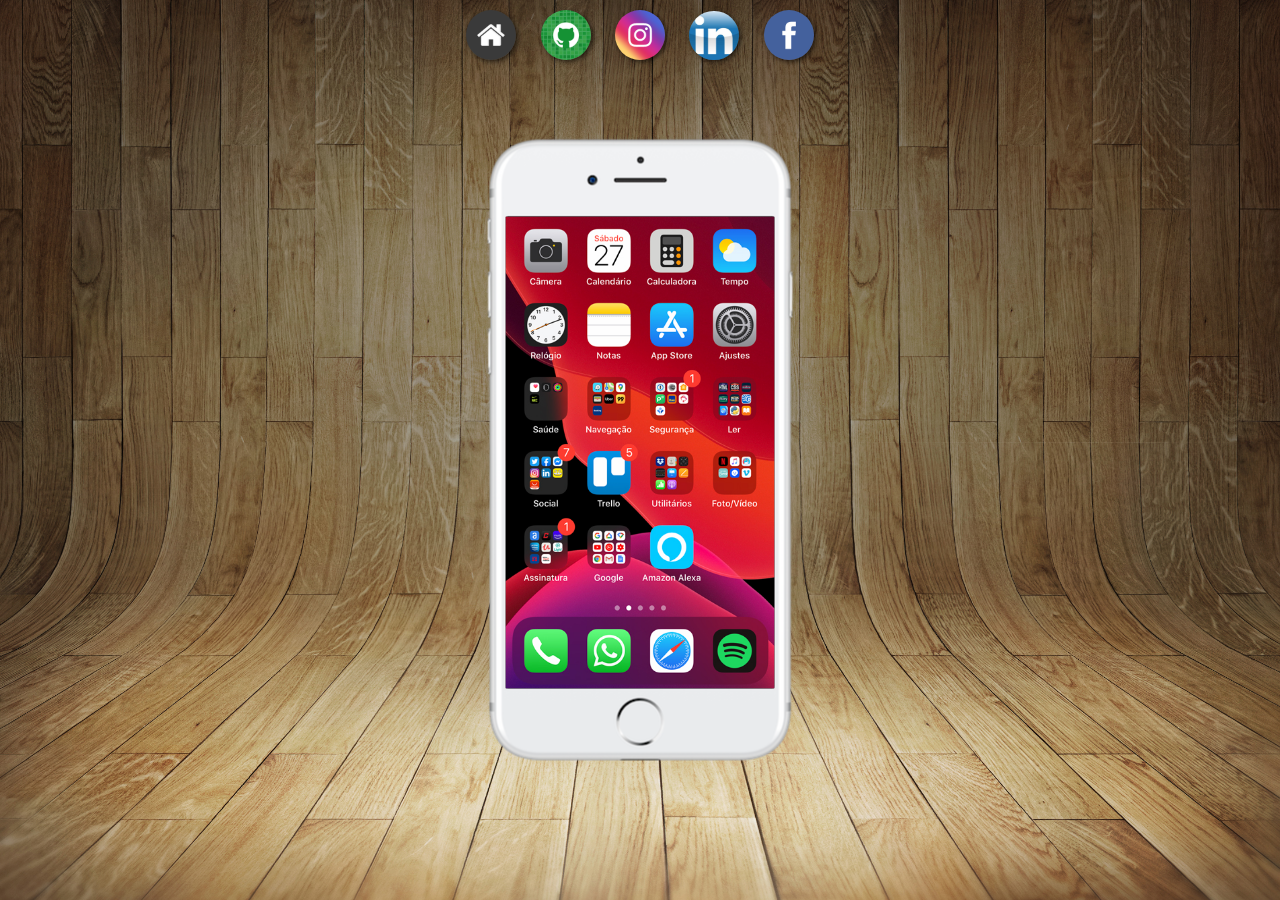
<file: index.html>
<!DOCTYPE html>
<html lang="pt-br">

<head>
    <meta charset="UTF-8">
    <meta name="viewport" content="width=device-width, initial-scale=1.0">
    <link rel="shortcut icon" href="sol.ico" type="image/x-icon">
    <link rel="stylesheet" href="estilos/style.css">
    <title>Projeto Redes Sociais</title>
</head>

<body>
     <!-- o fundo madeira é o main -->
    <main>
        <!-- Section do telefone -->
        <section id="telefone">
            <iframe src="home.html" name="tela" id="tela" frameborder="0">
                Seu navegador não é compatível com isso.
            </iframe>
        </section>
        <!-- Section dos botões das redes sociais -->
        <section id="redes-sociais">
            <a href="home.html" target="tela"><img src="imagens/logo-home.jpg" alt="Home"></a>
            <a href="github.html" target="tela"><img src="imagens/logo-github.jpg" alt="GitHub"></a>
            <a href="intagram.html" target="tela"><img src="imagens/logo-instagram.jpg" alt="Instagram"></a>
            <a href="linkedin.html" target="tela"><img src="imagens/logo-linkedin.jpg" alt="Linkedin"></a>
            <a href="facebook.html" target="tela"><img src="imagens/logo-facebook.jpg" alt="Facebook"></a>
        </section>
    </main>
</body>

</html>
</file>
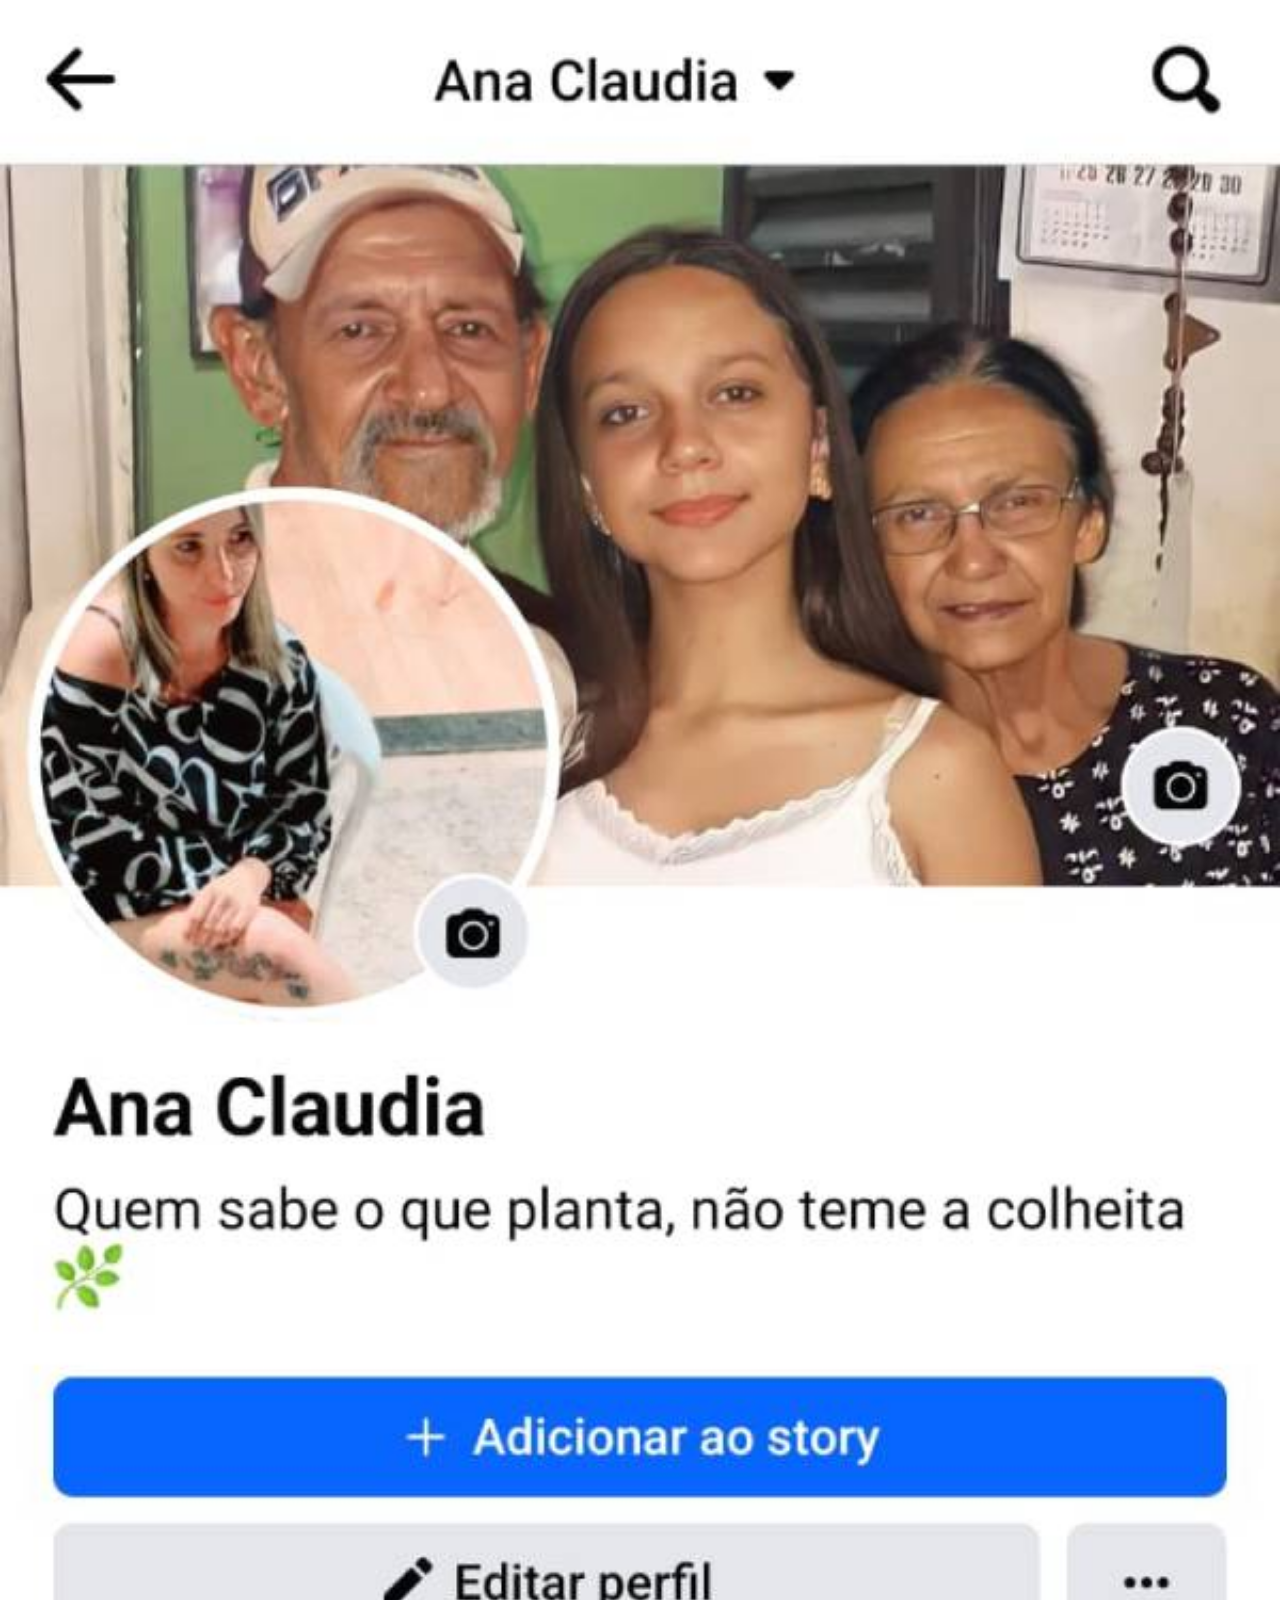
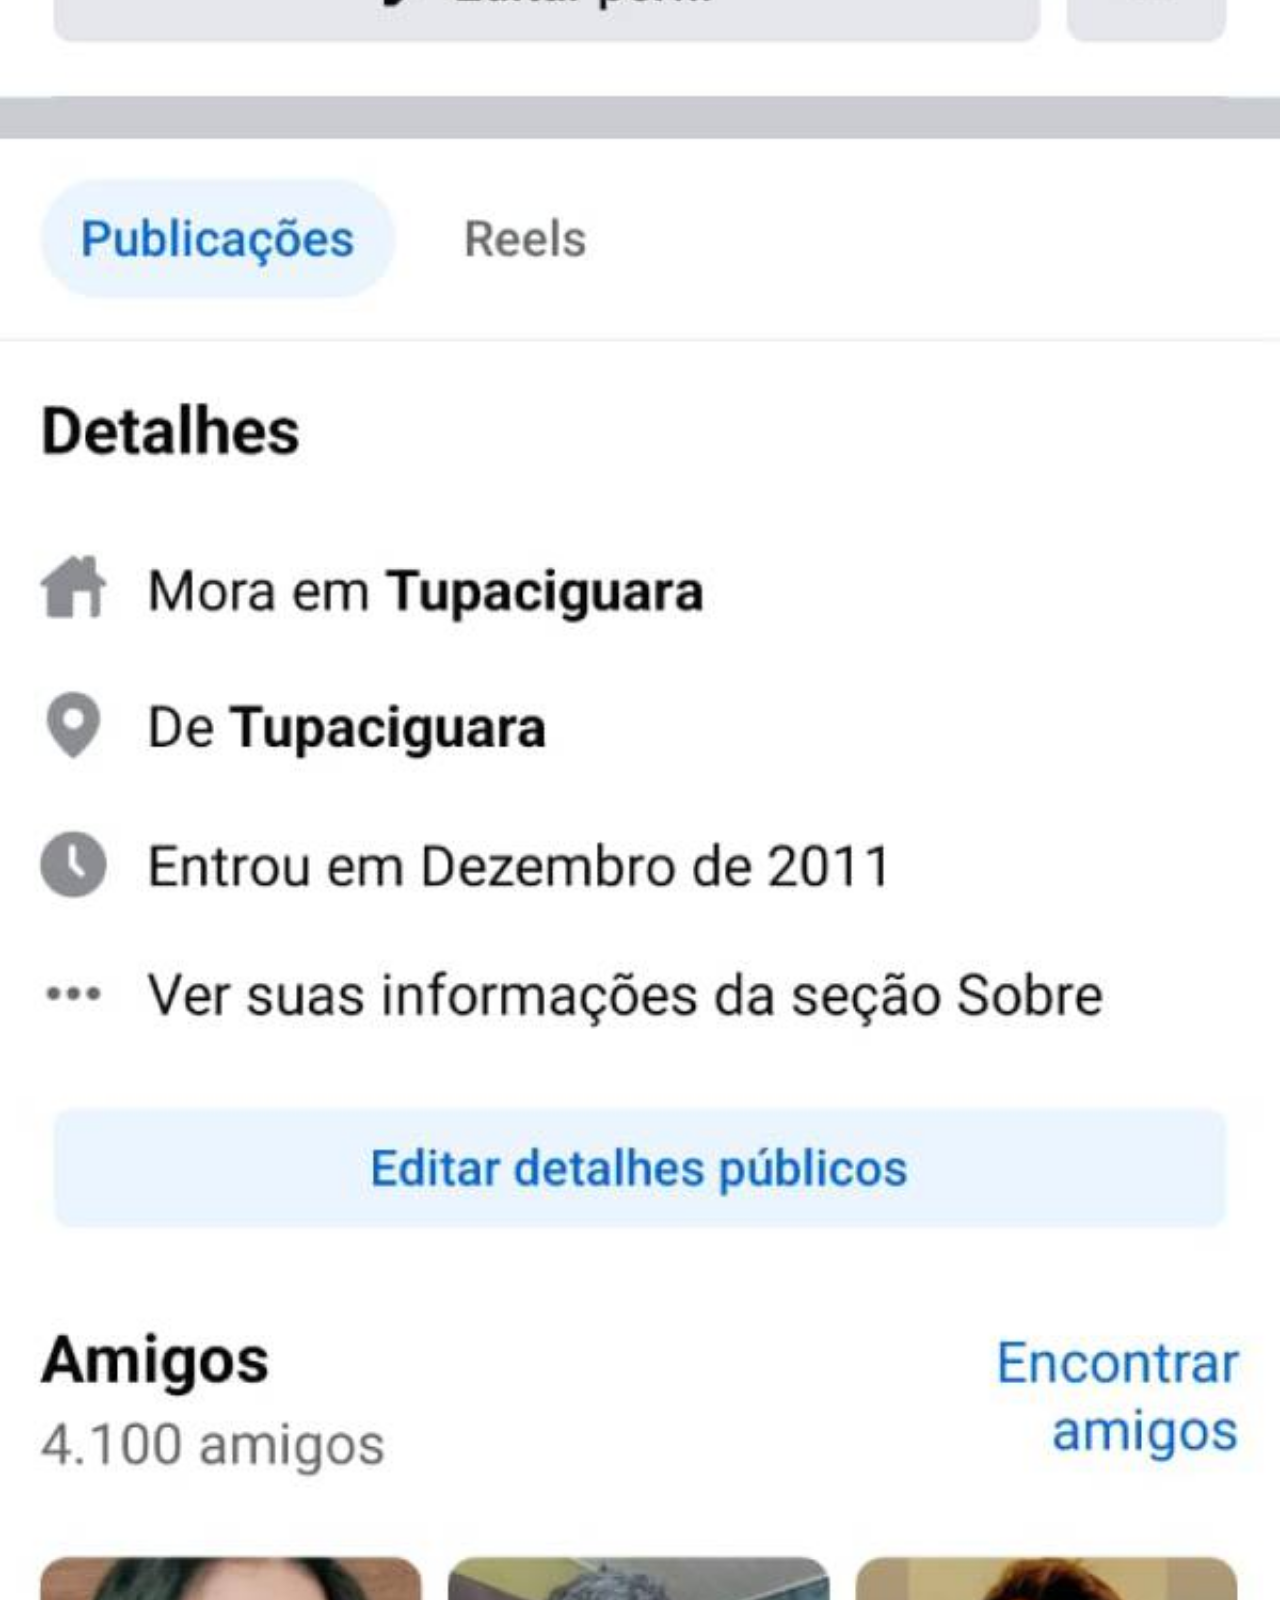
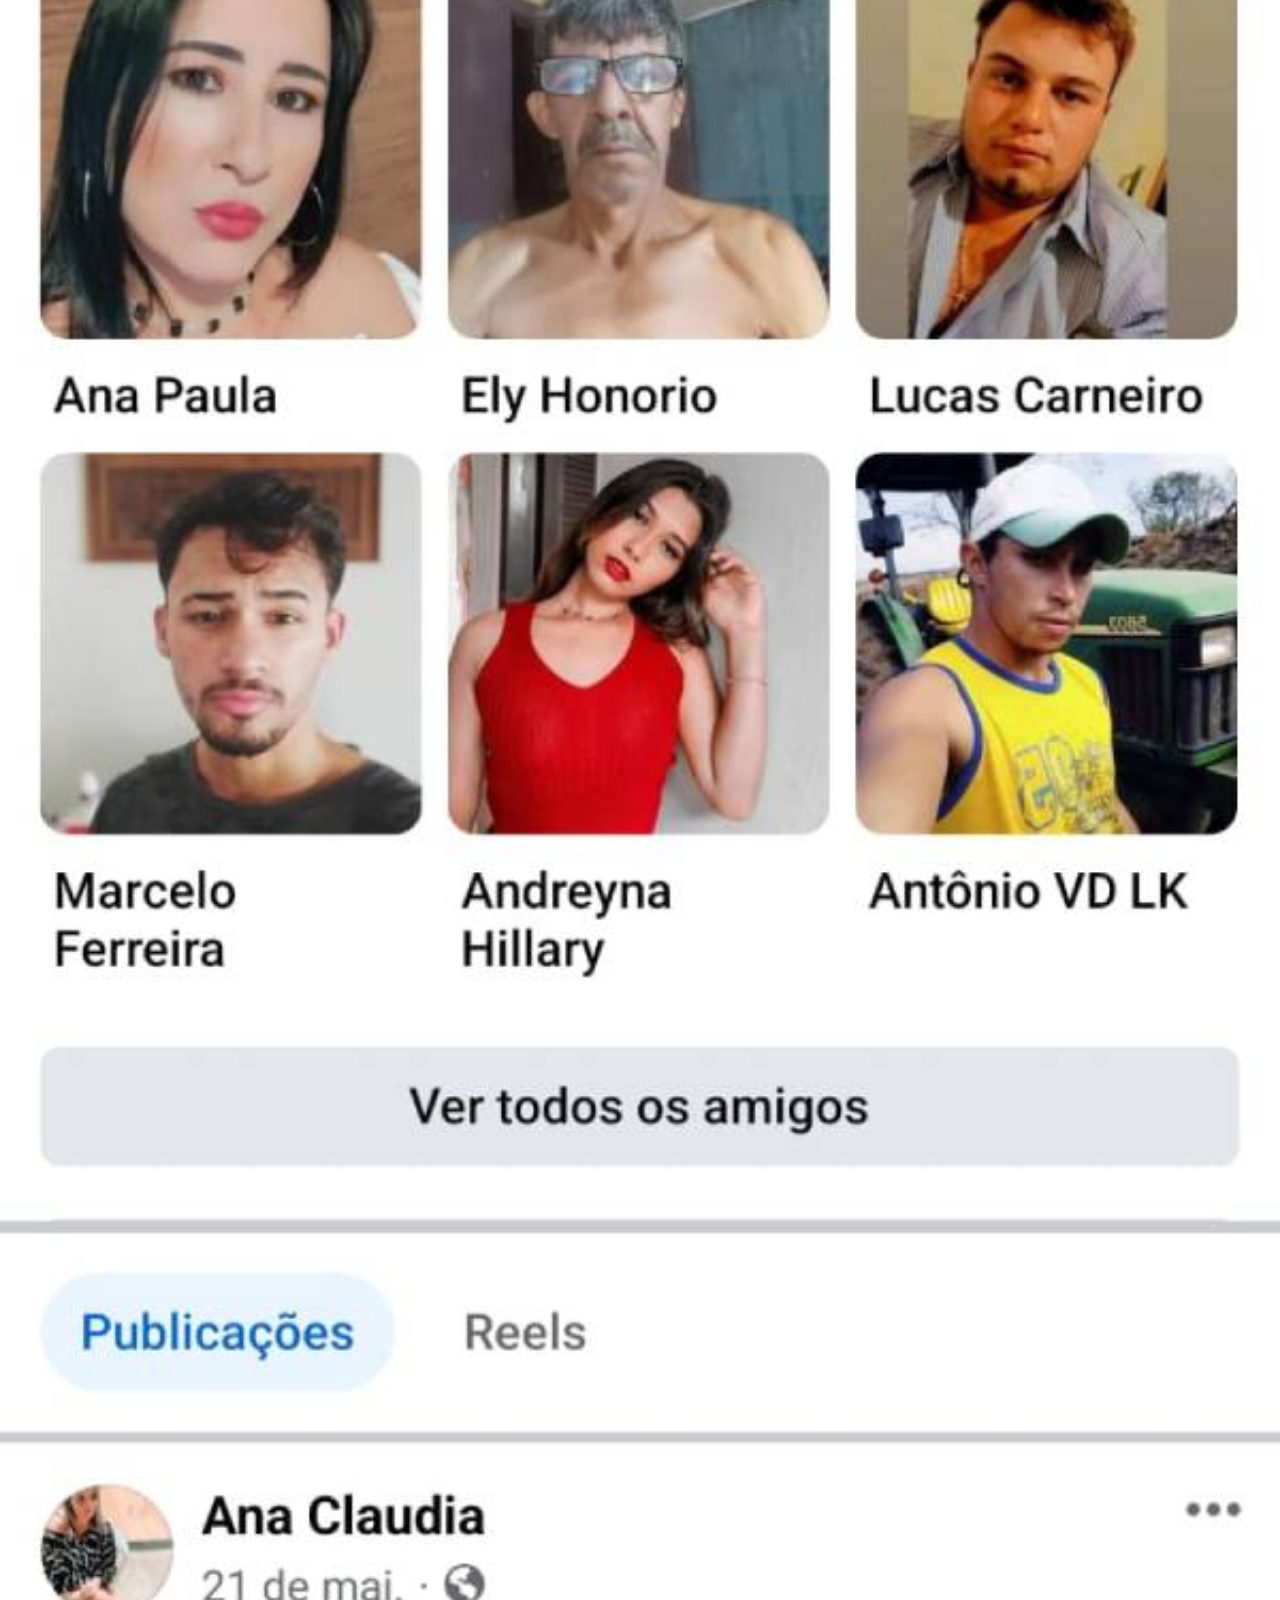
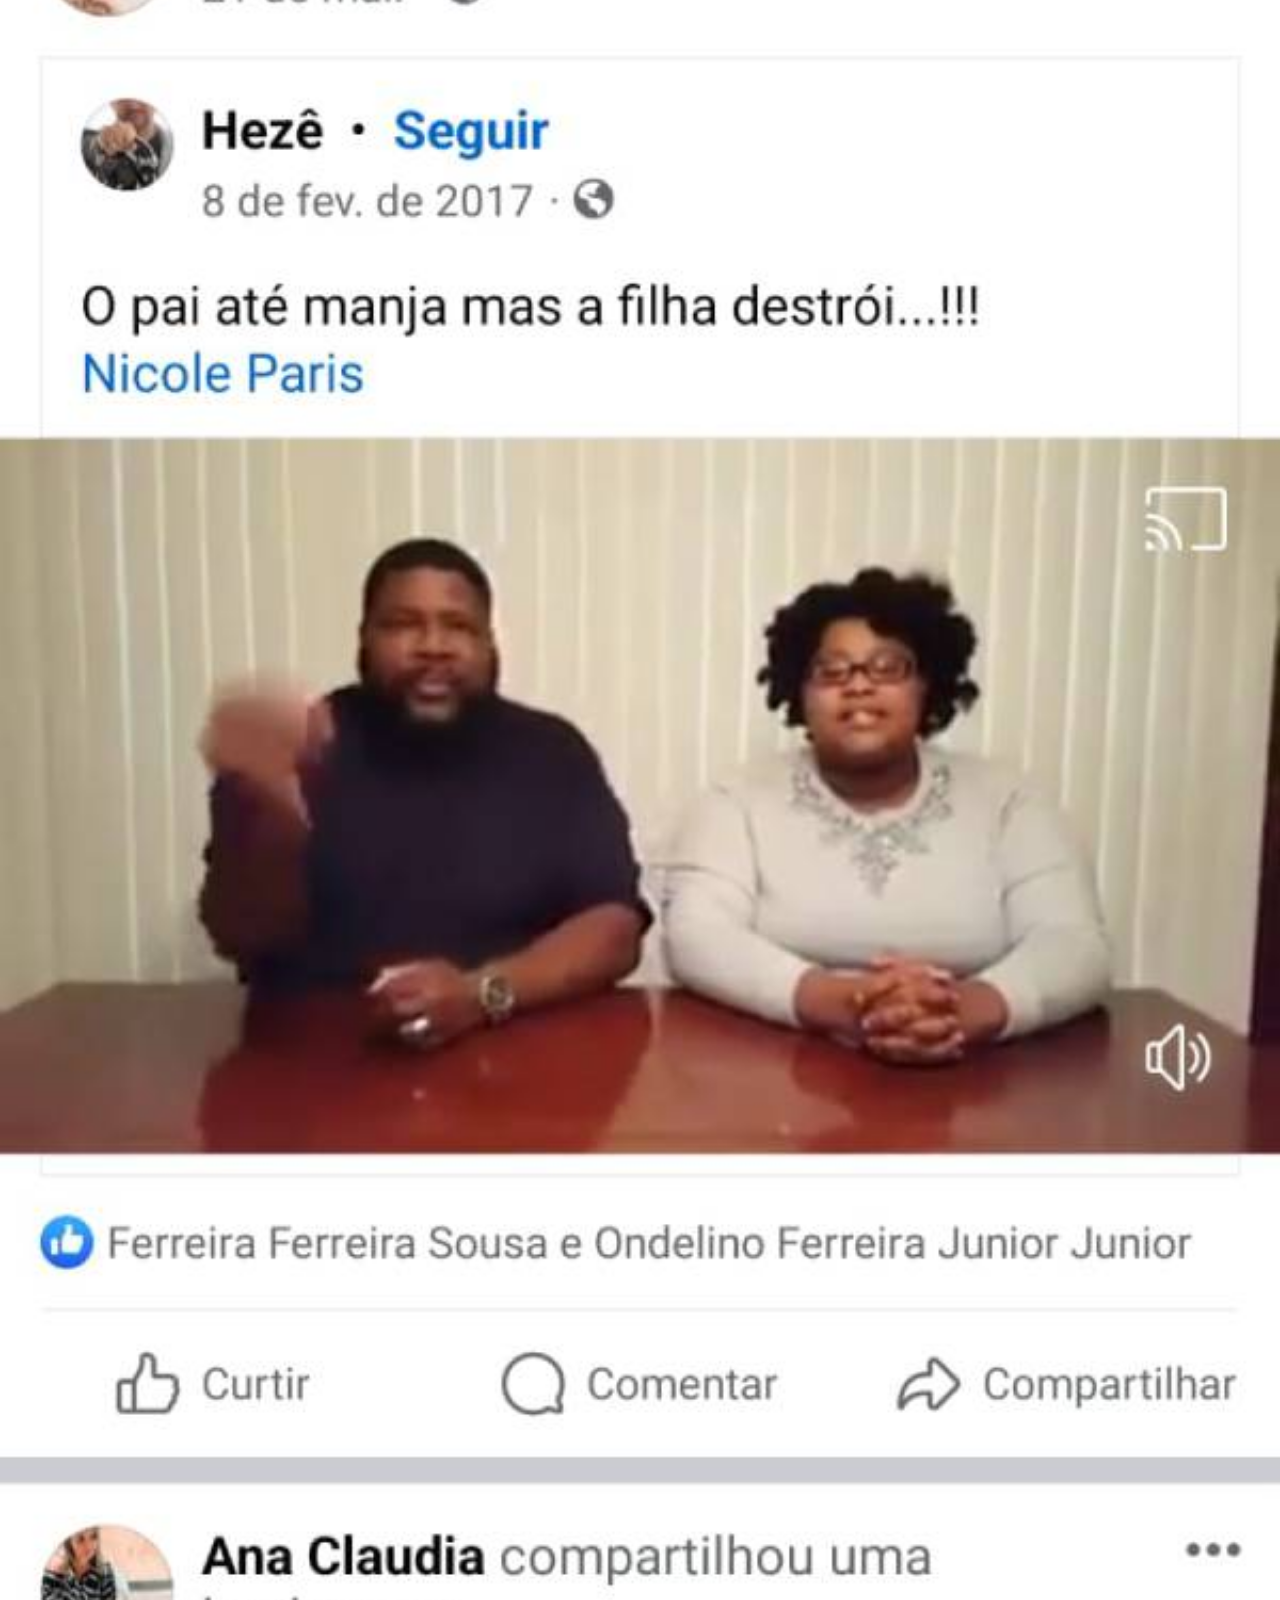
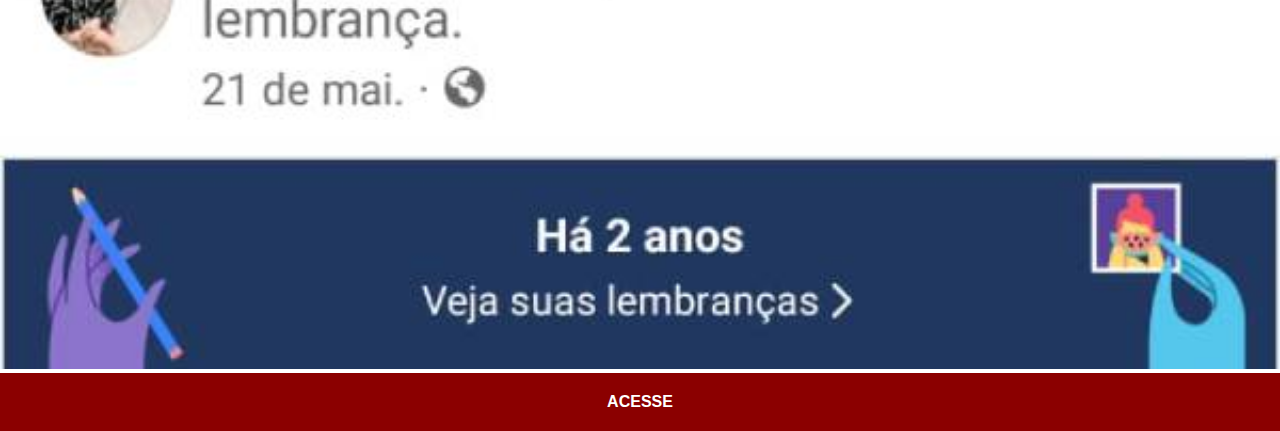
<file: facebook.html>
<!DOCTYPE html>
<html lang="pt-br">
<head>
    <meta charset="UTF-8">
    <meta name="viewport" content="width=device-width, initial-scale=1.0">
    <title>Facebook</title>
    <link rel="stylesheet" href="estilos/social.css">
</head>
<body>
    <img src="imagens/tela-facebook.jpg" alt="Facebook">
    <a href="https://www.facebook.com/profile.php?id=100003300755067&mibextid=cejktS" target="_blank">ACESSE</a>
</body>
</html>
</file>
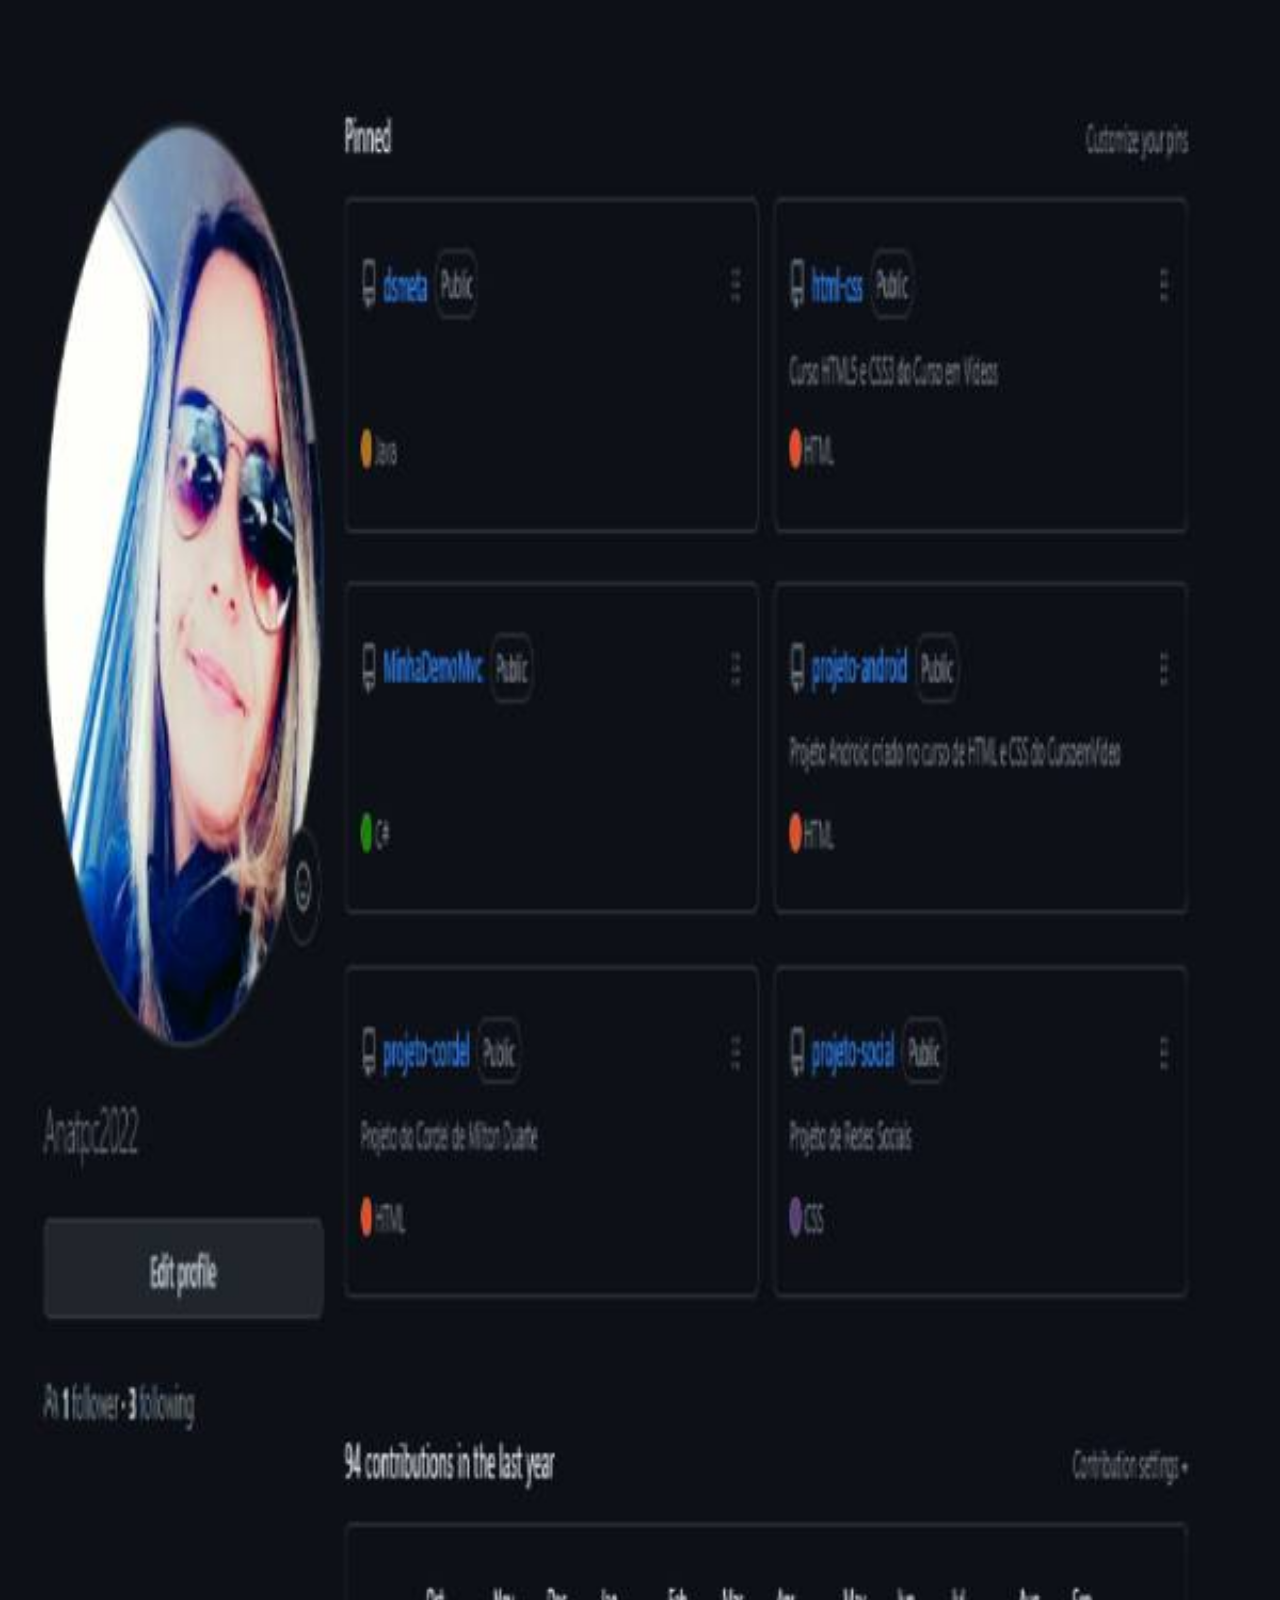
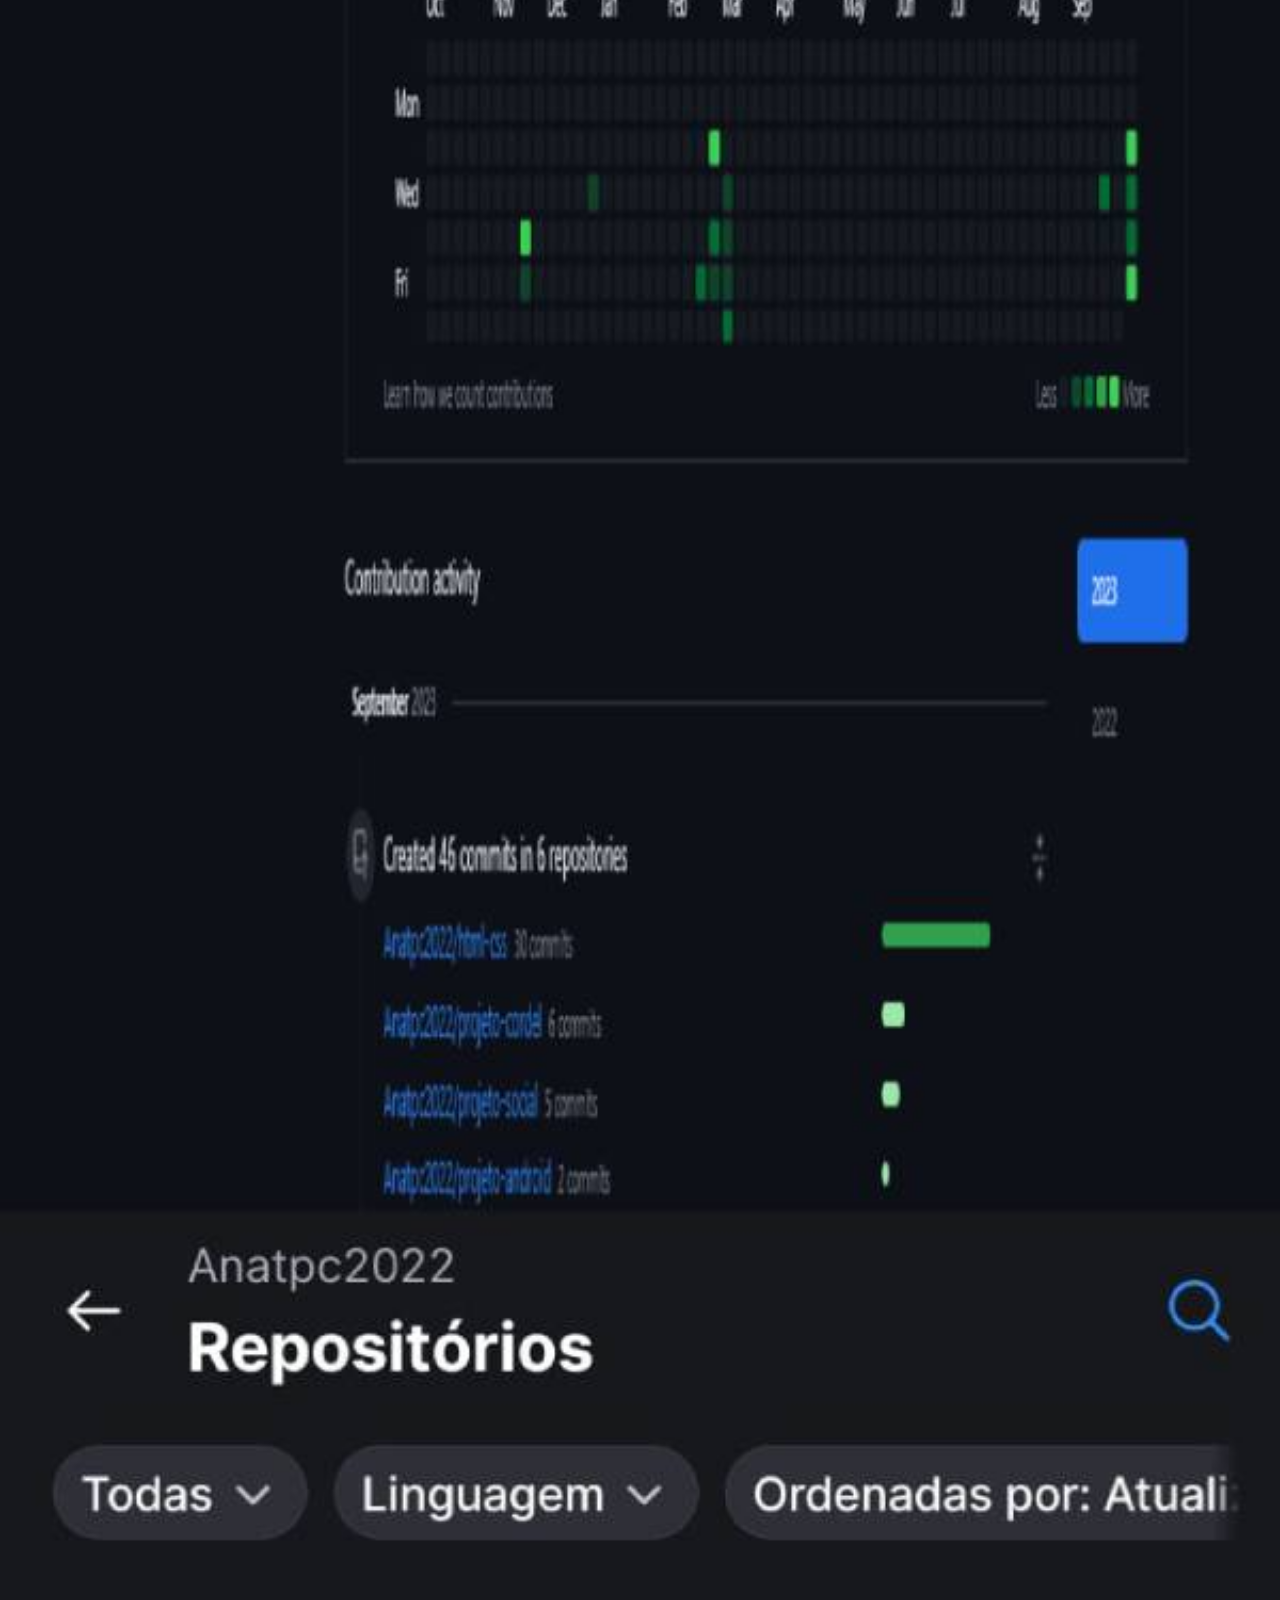
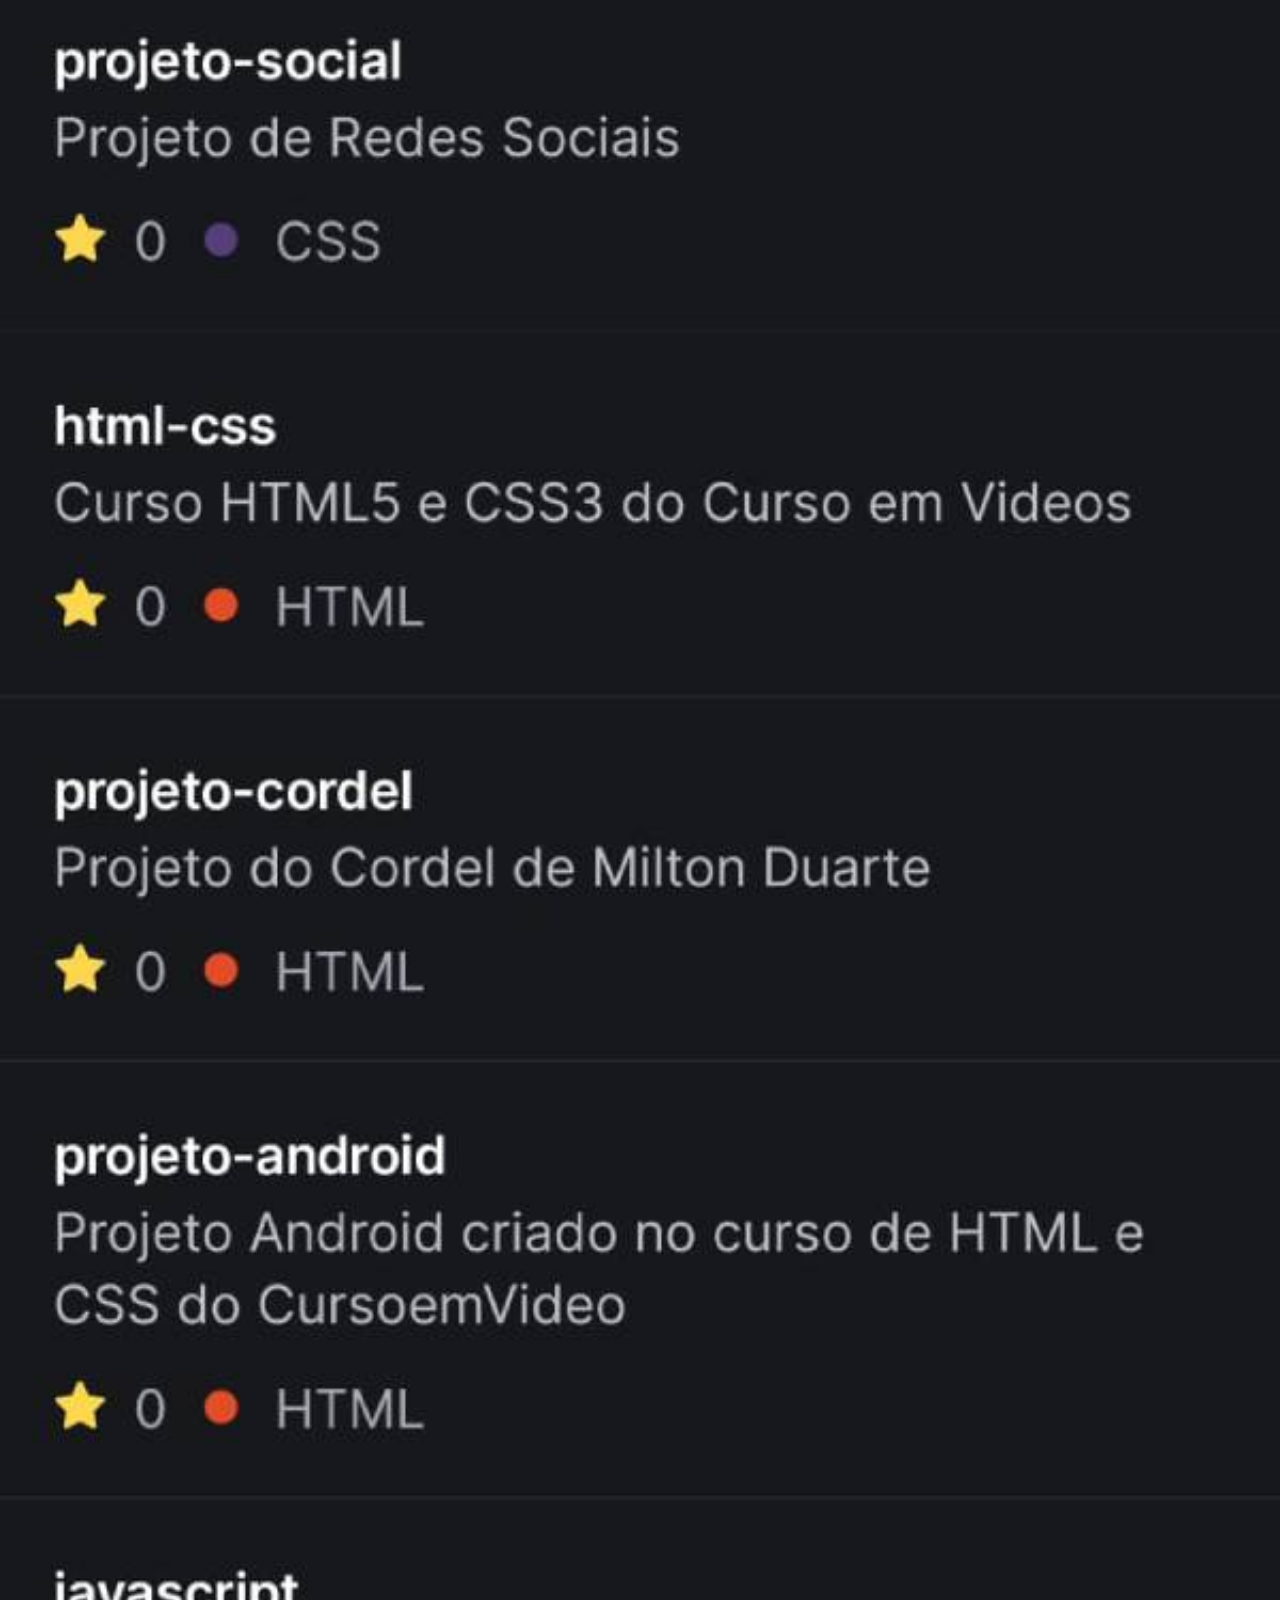
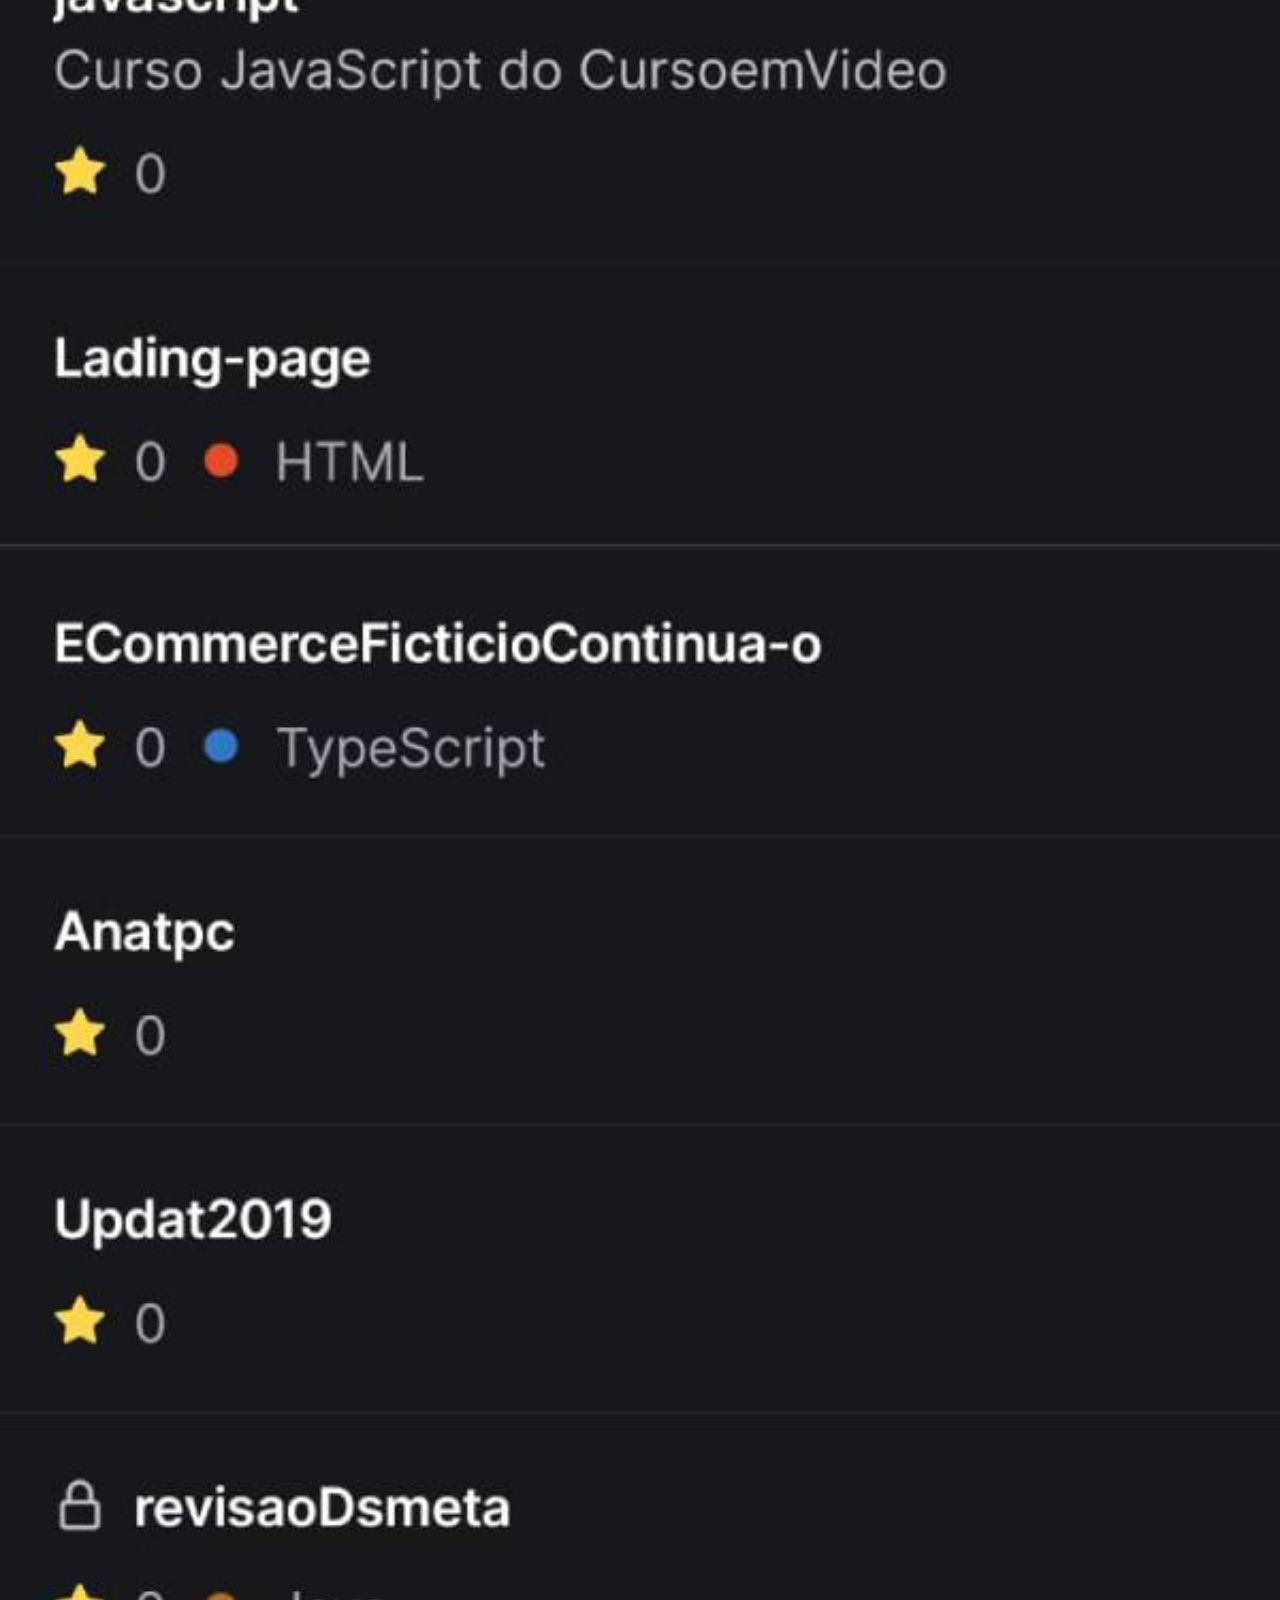
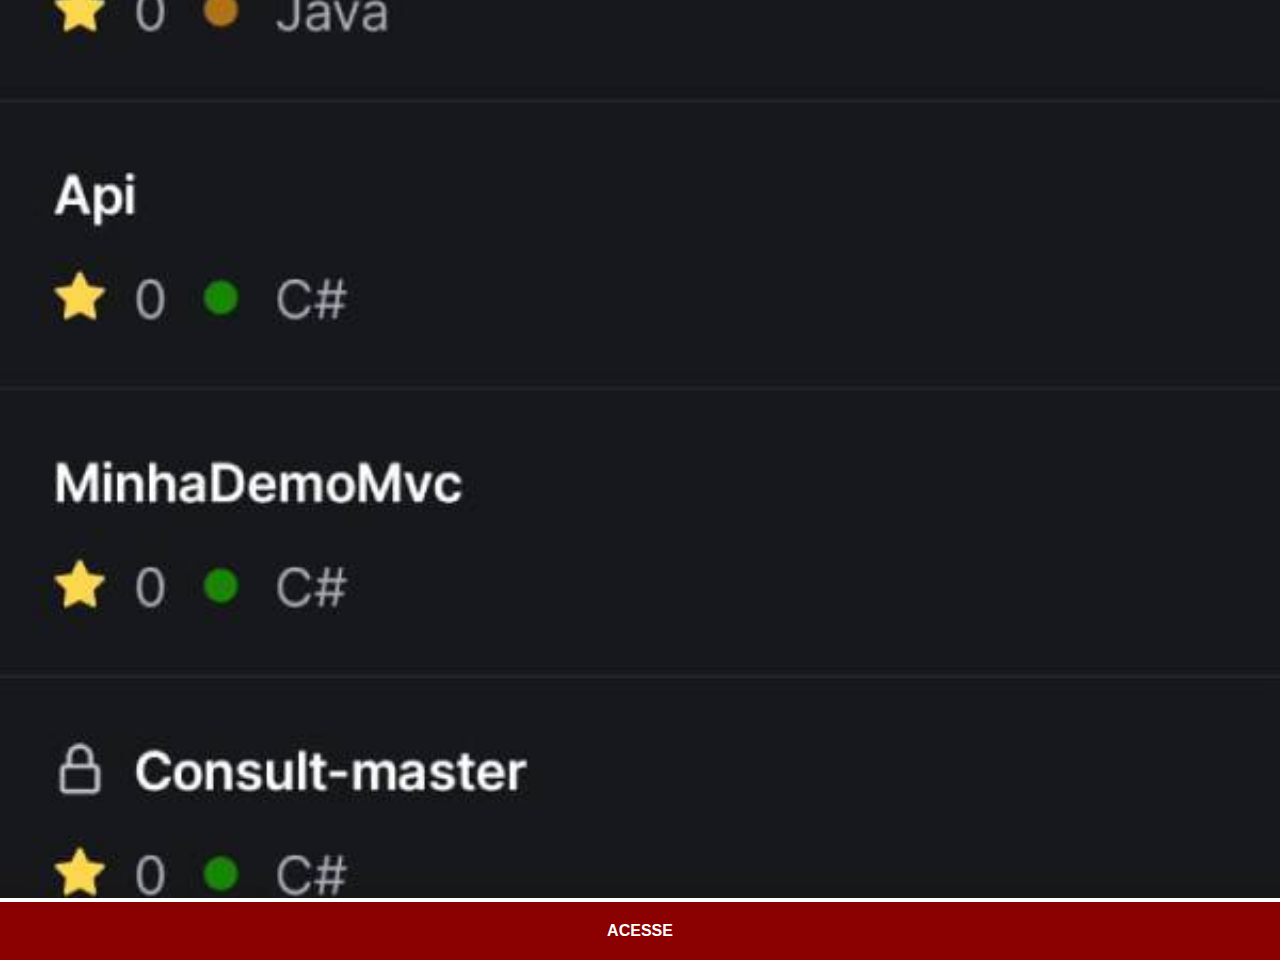
<file: github.html>
<!DOCTYPE html>
<html lang="pt-br">
<head>
    <meta charset="UTF-8">
    <meta name="viewport" content="width=device-width, initial-scale=1.0">
    <title>YouTube</title>
    <link rel="stylesheet" href="estilos/social.css">
</head>
<body>
    <img src="imagens/tela-github.jpg" alt="Github">
    <a href="https://github.com/Anatpc2022" target="_blank">ACESSE</a>
</body>
</html>
</file>
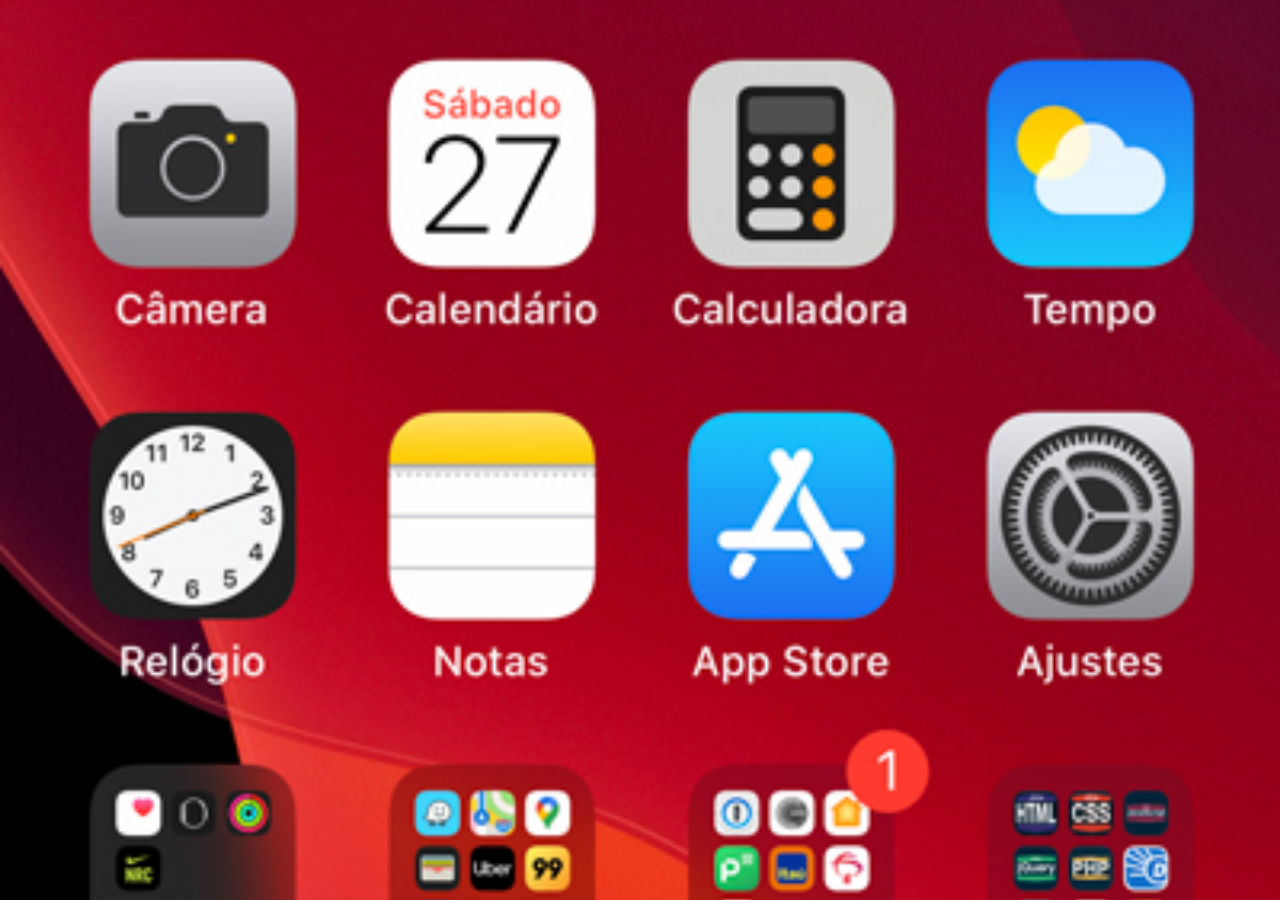
<file: home.html>
<!DOCTYPE html>
<html lang="pt-br">
<head>
    <meta charset="UTF-8">
    <meta name="viewport" content="width=device-width, initial-scale=1.0">
    <title>Home</title>
</head>
<style>
    /*seletor universal  */
    * {
        margin: 0px;
        padding: 0px;
    }
    body {
        height: 100vh;
        width: 100vw;
        /* Colocando a imagem de fundo, não repetir  apartir do topo e centralizado*/
        background: black url('imagens/tela-home.jpg') no-repeat top center;
        /* para a imagem adptar o tamanho da tela configurada */
        background-size: cover;
    }
</style>
<body>
    
</body>
</html>
</file>
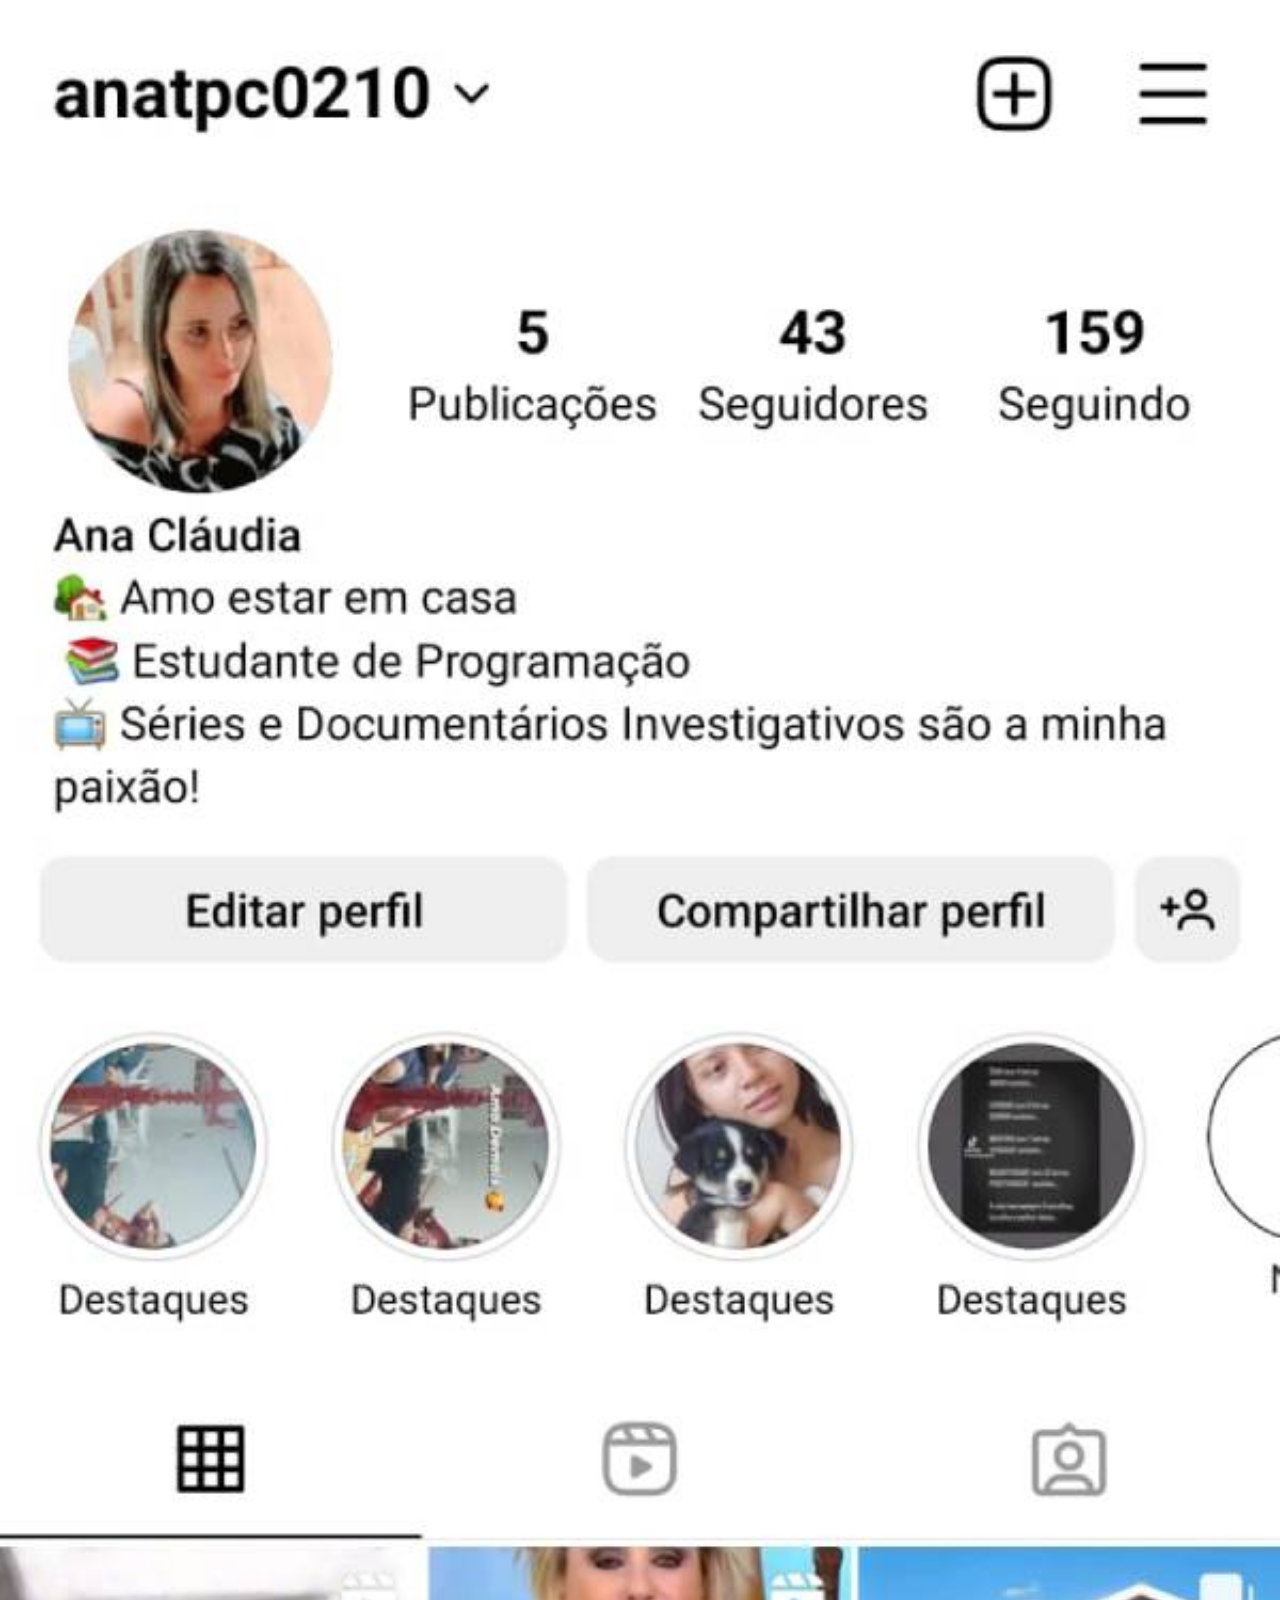
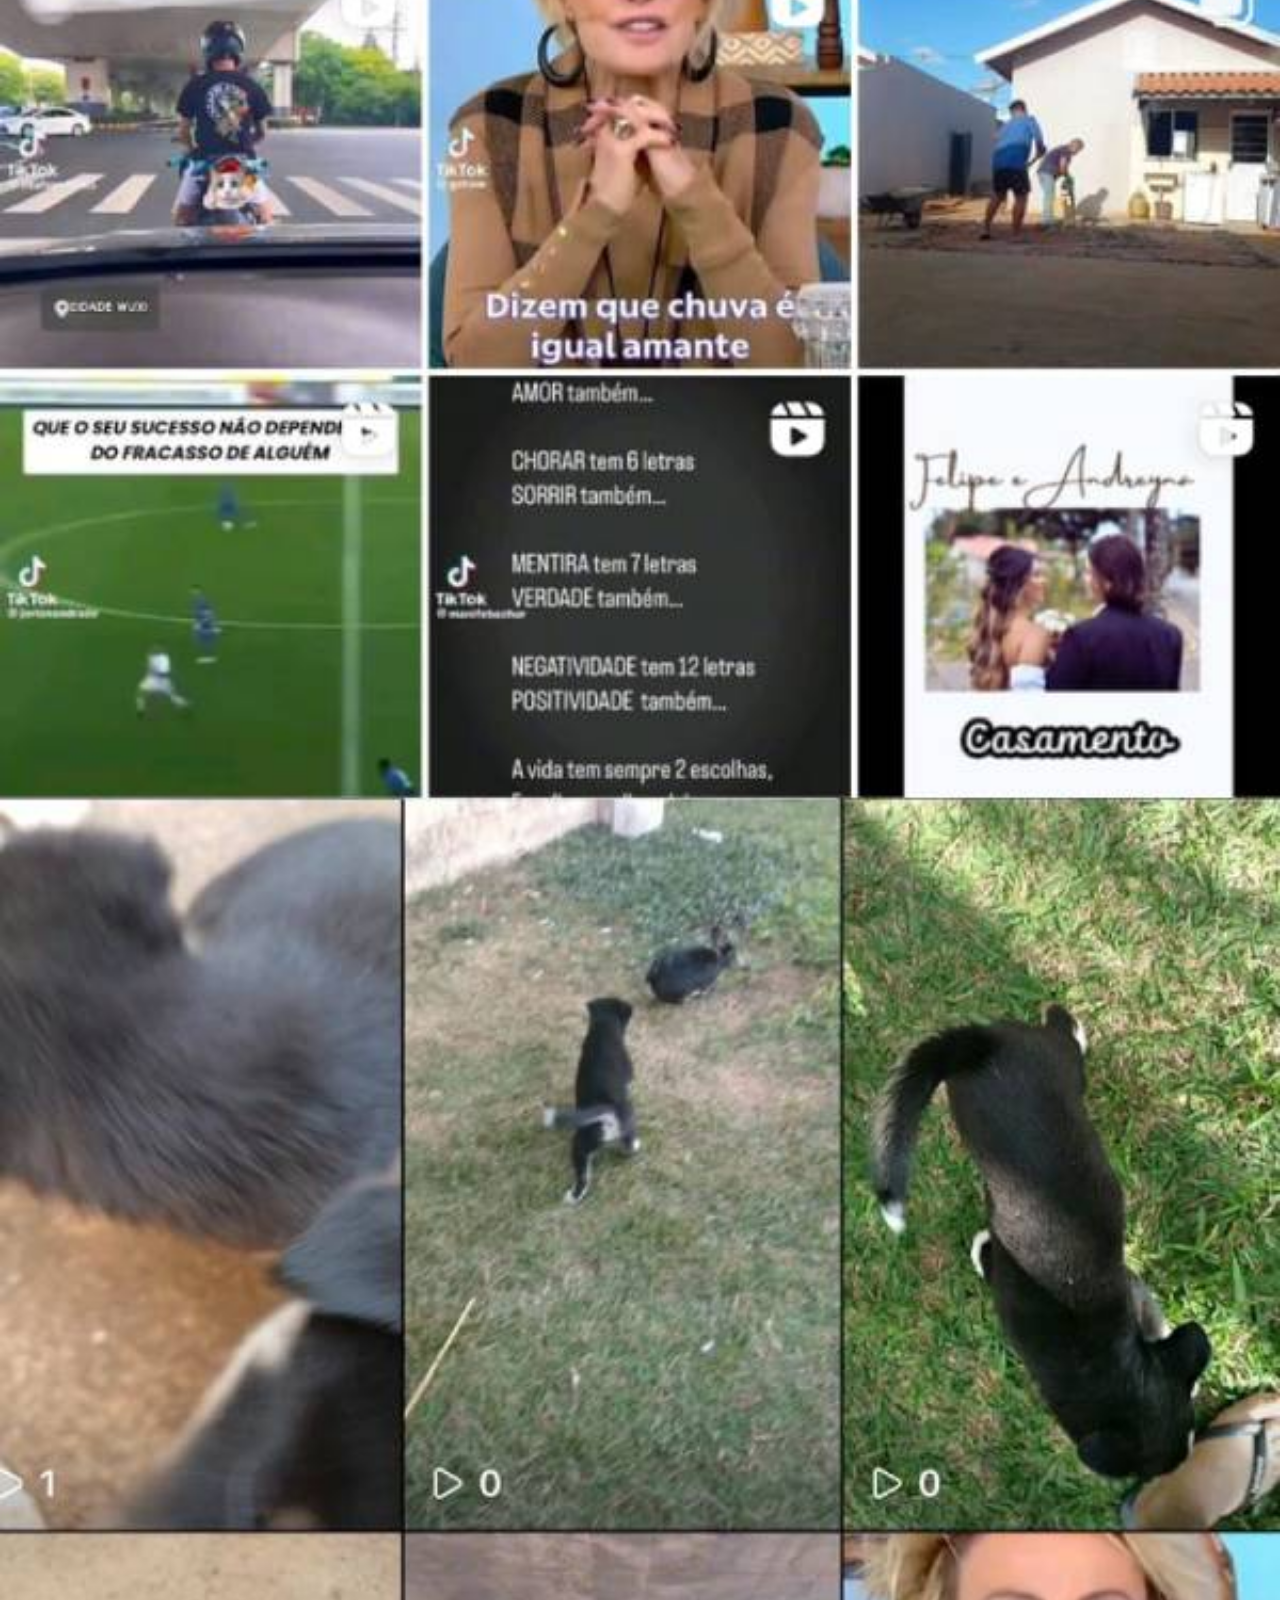
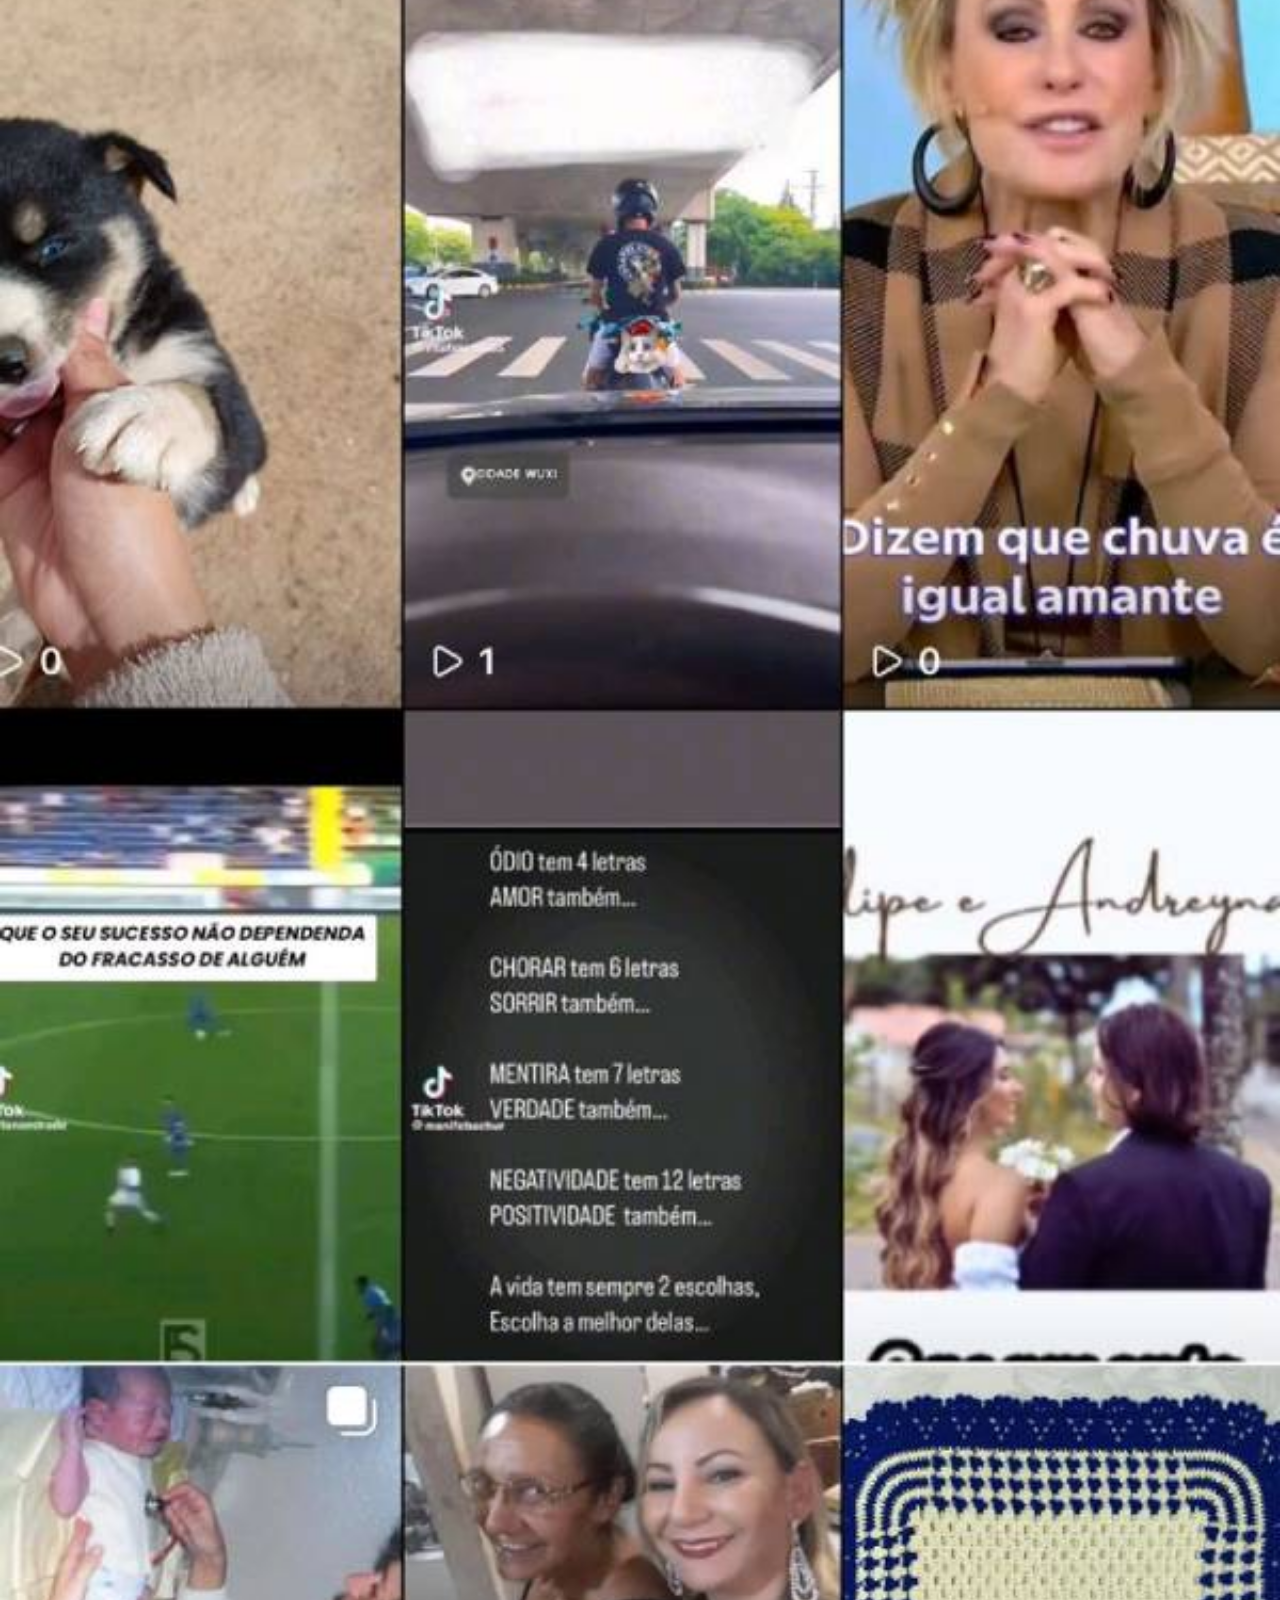
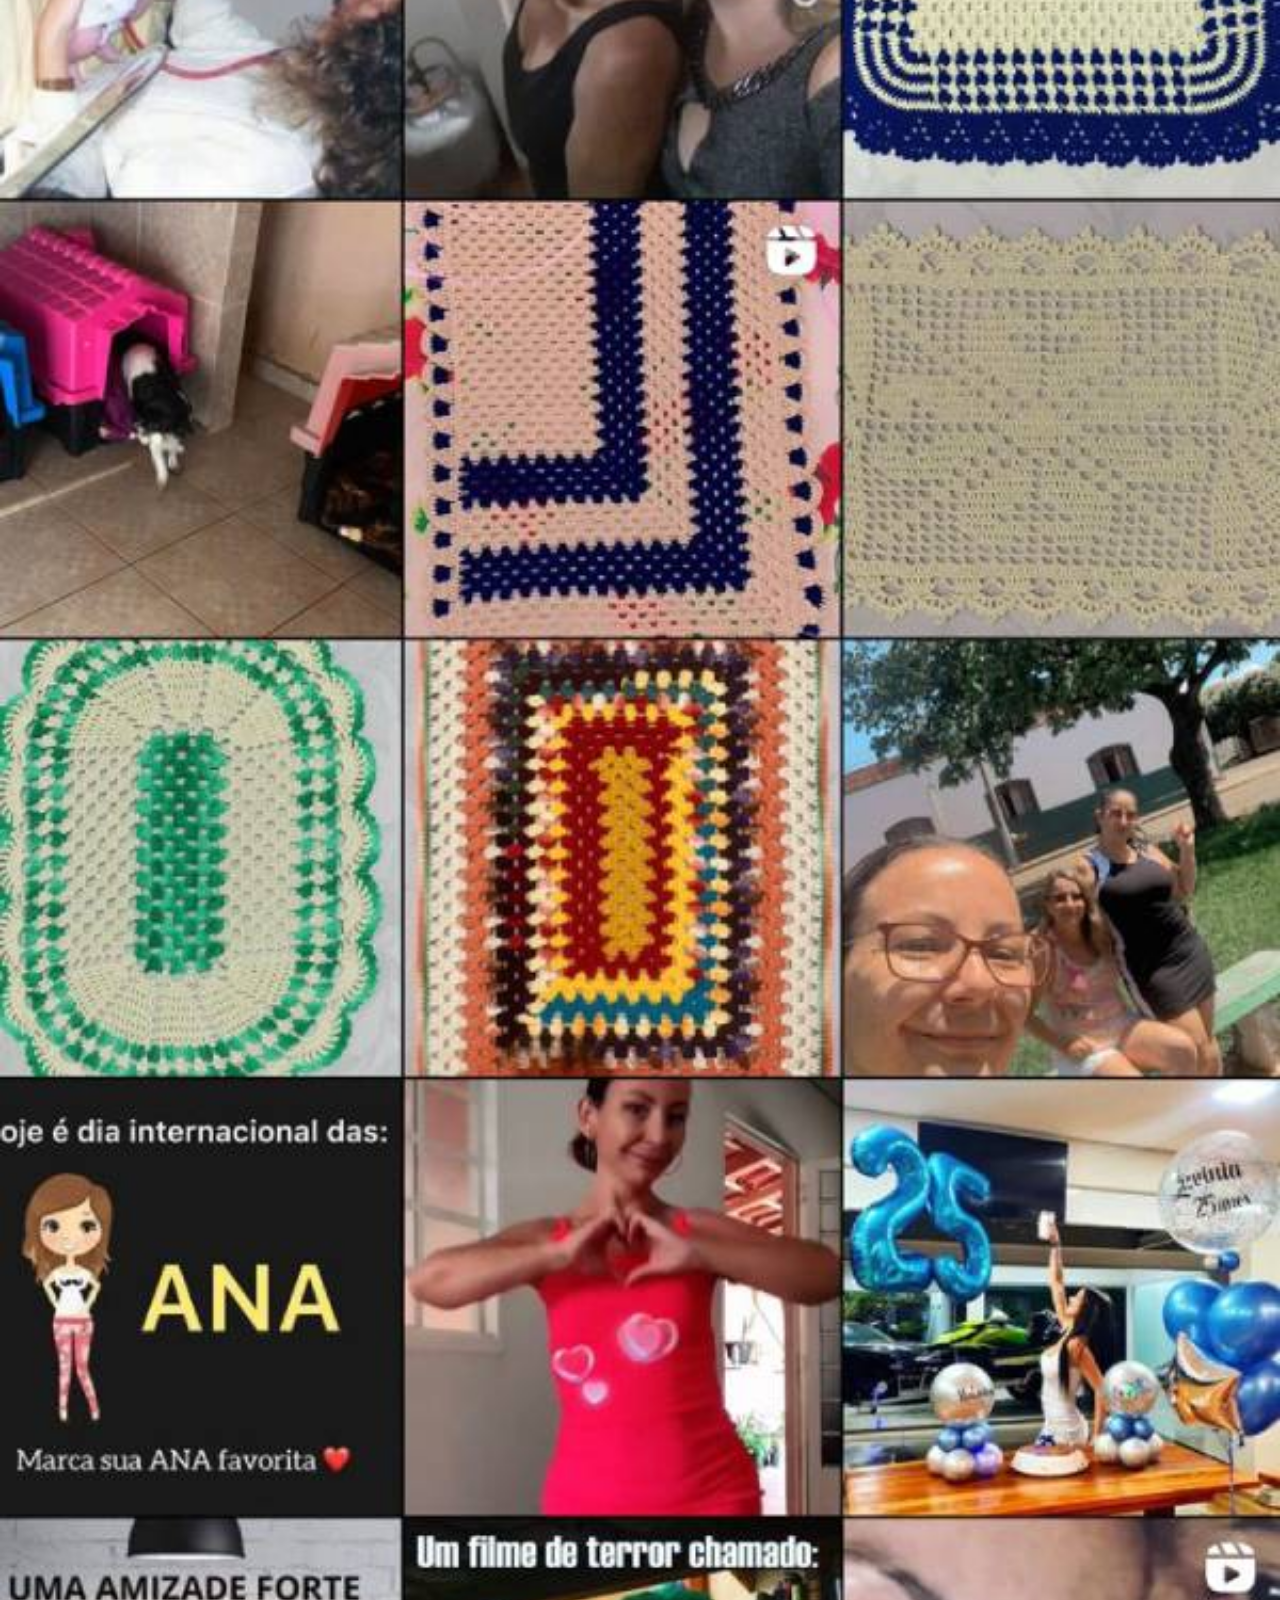
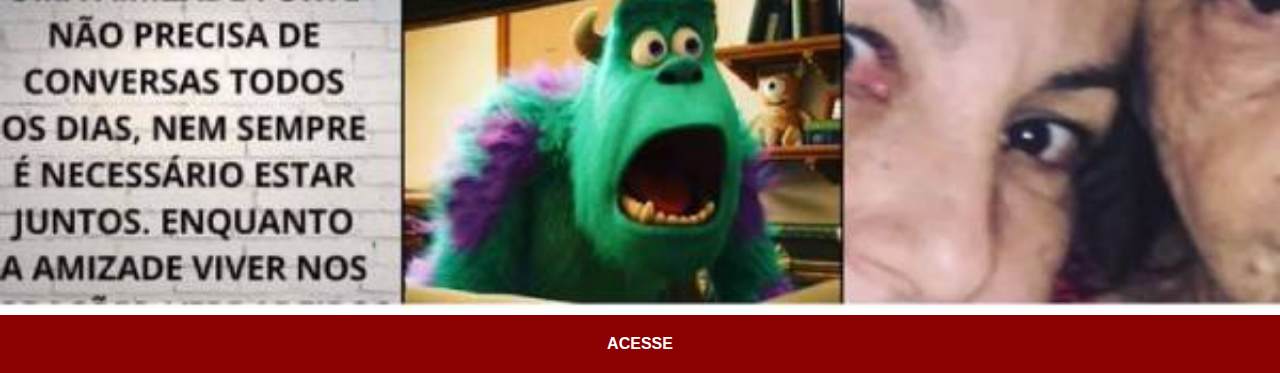
<file: intagram.html>
<!DOCTYPE html>
<html lang="pt-br">
<head>
    <meta charset="UTF-8">
    <meta name="viewport" content="width=device-width, initial-scale=1.0">
    <title>Instagram</title>
    <link rel="stylesheet" href="estilos/social.css">
</head>
<body>
    <img src="imagens/tela-instagram.jpg" alt="Instagram">
    <a href="https://instagram.com/anatpc0210?utm_source=qr&igshid=MThlNWY1MzQwNA==" target="_blank">ACESSE</a>
</body>
</html>
</file>
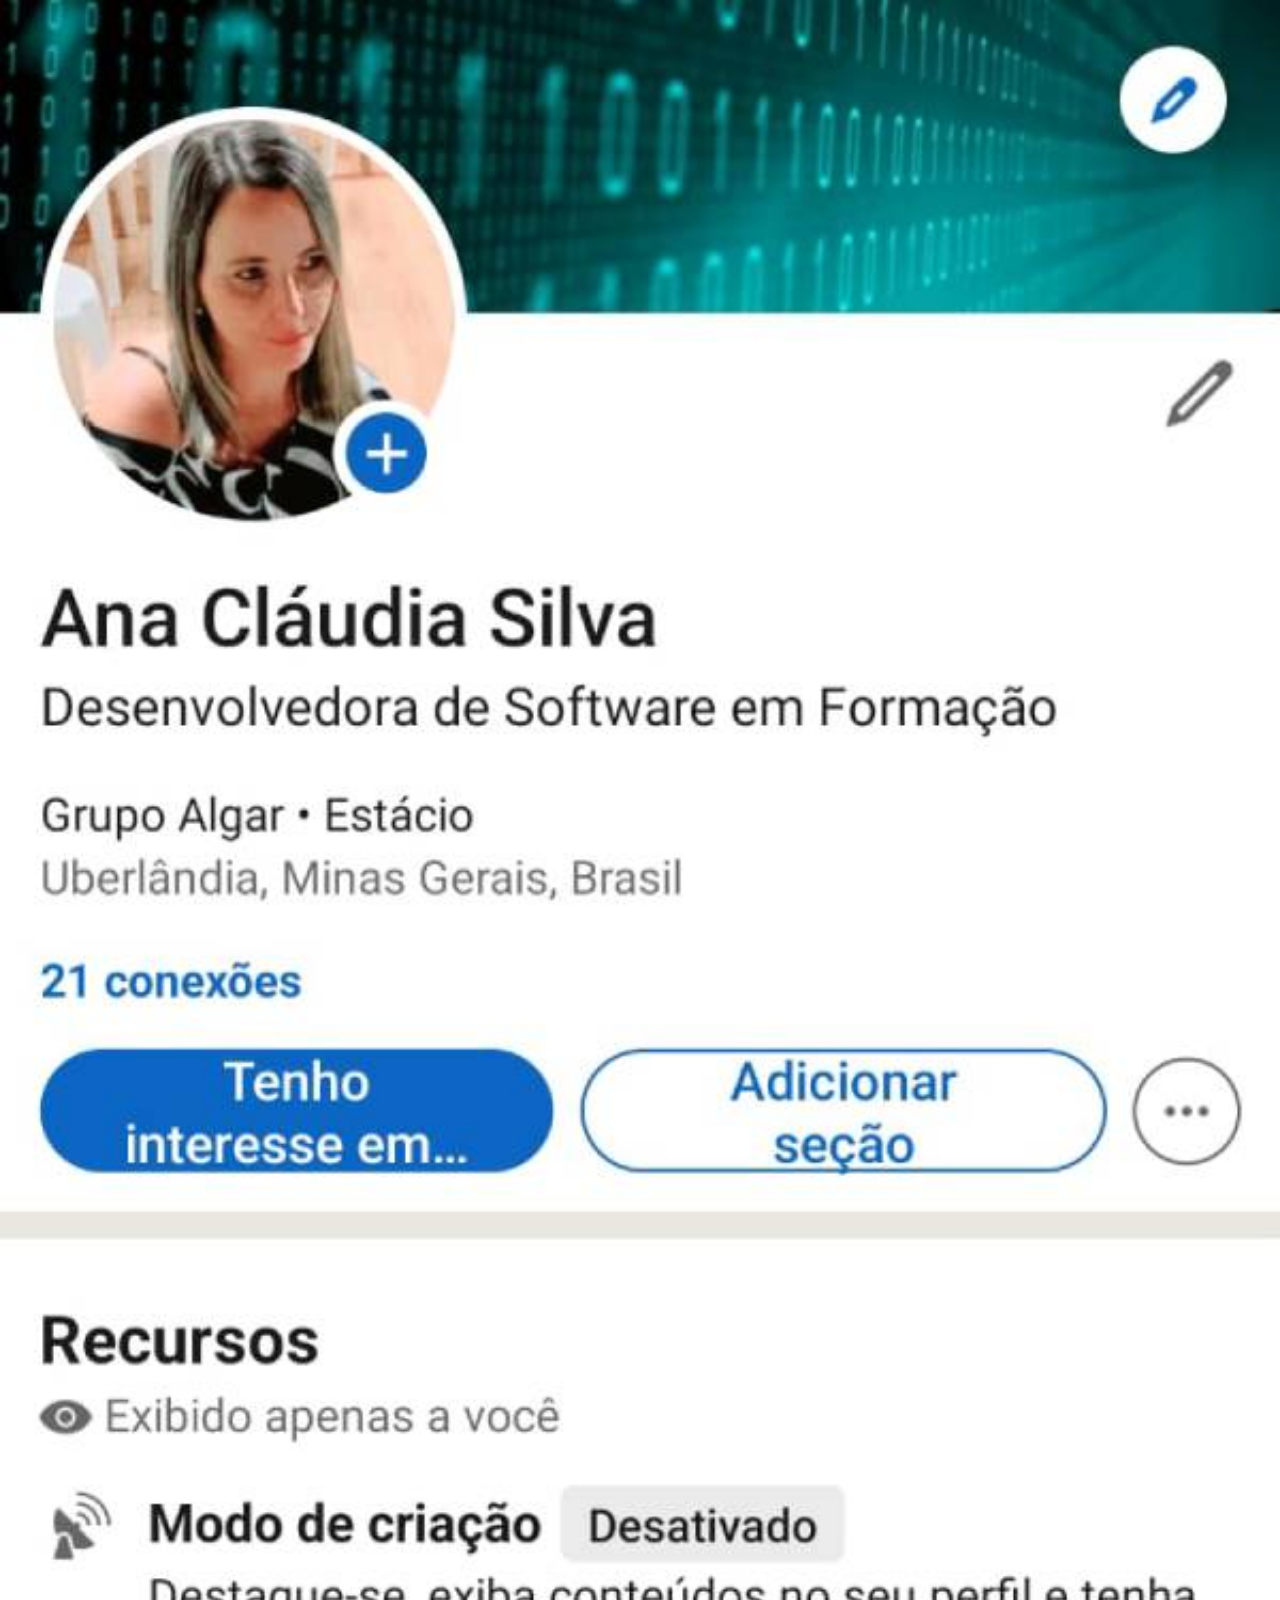
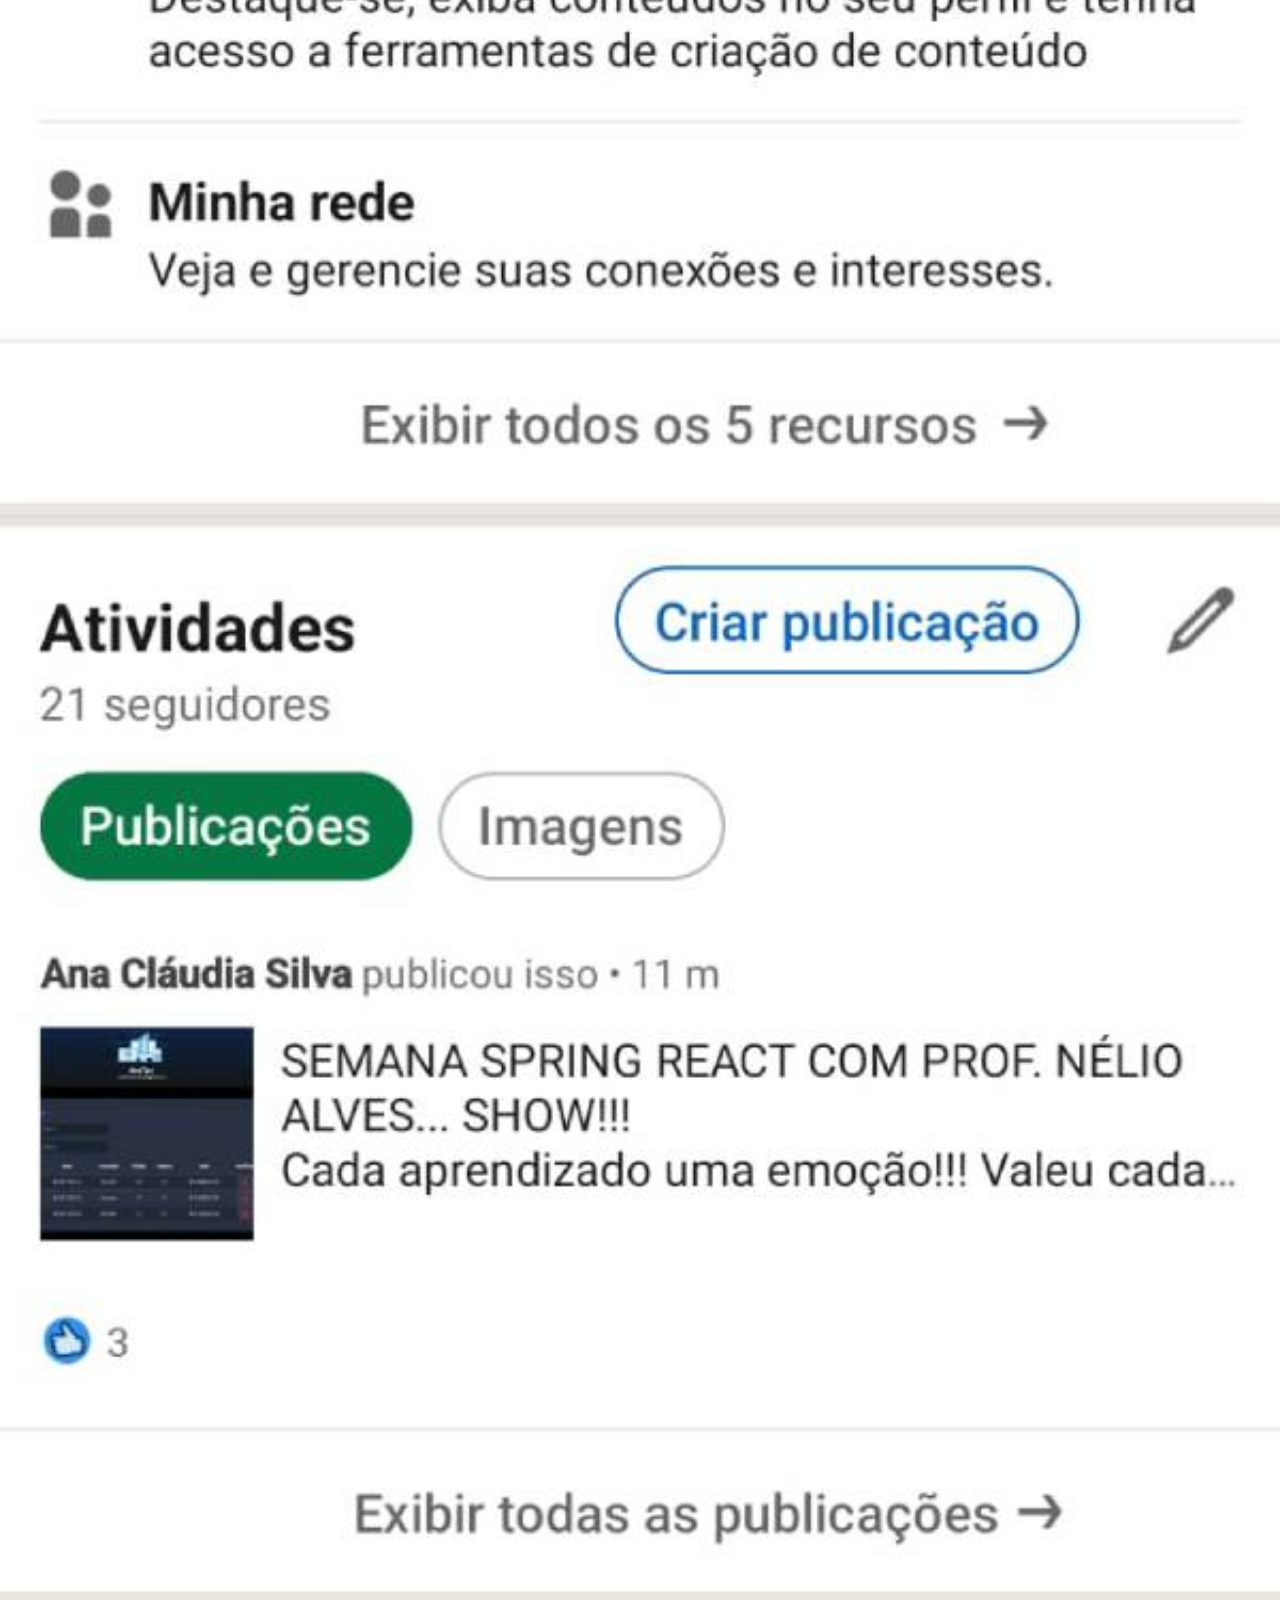
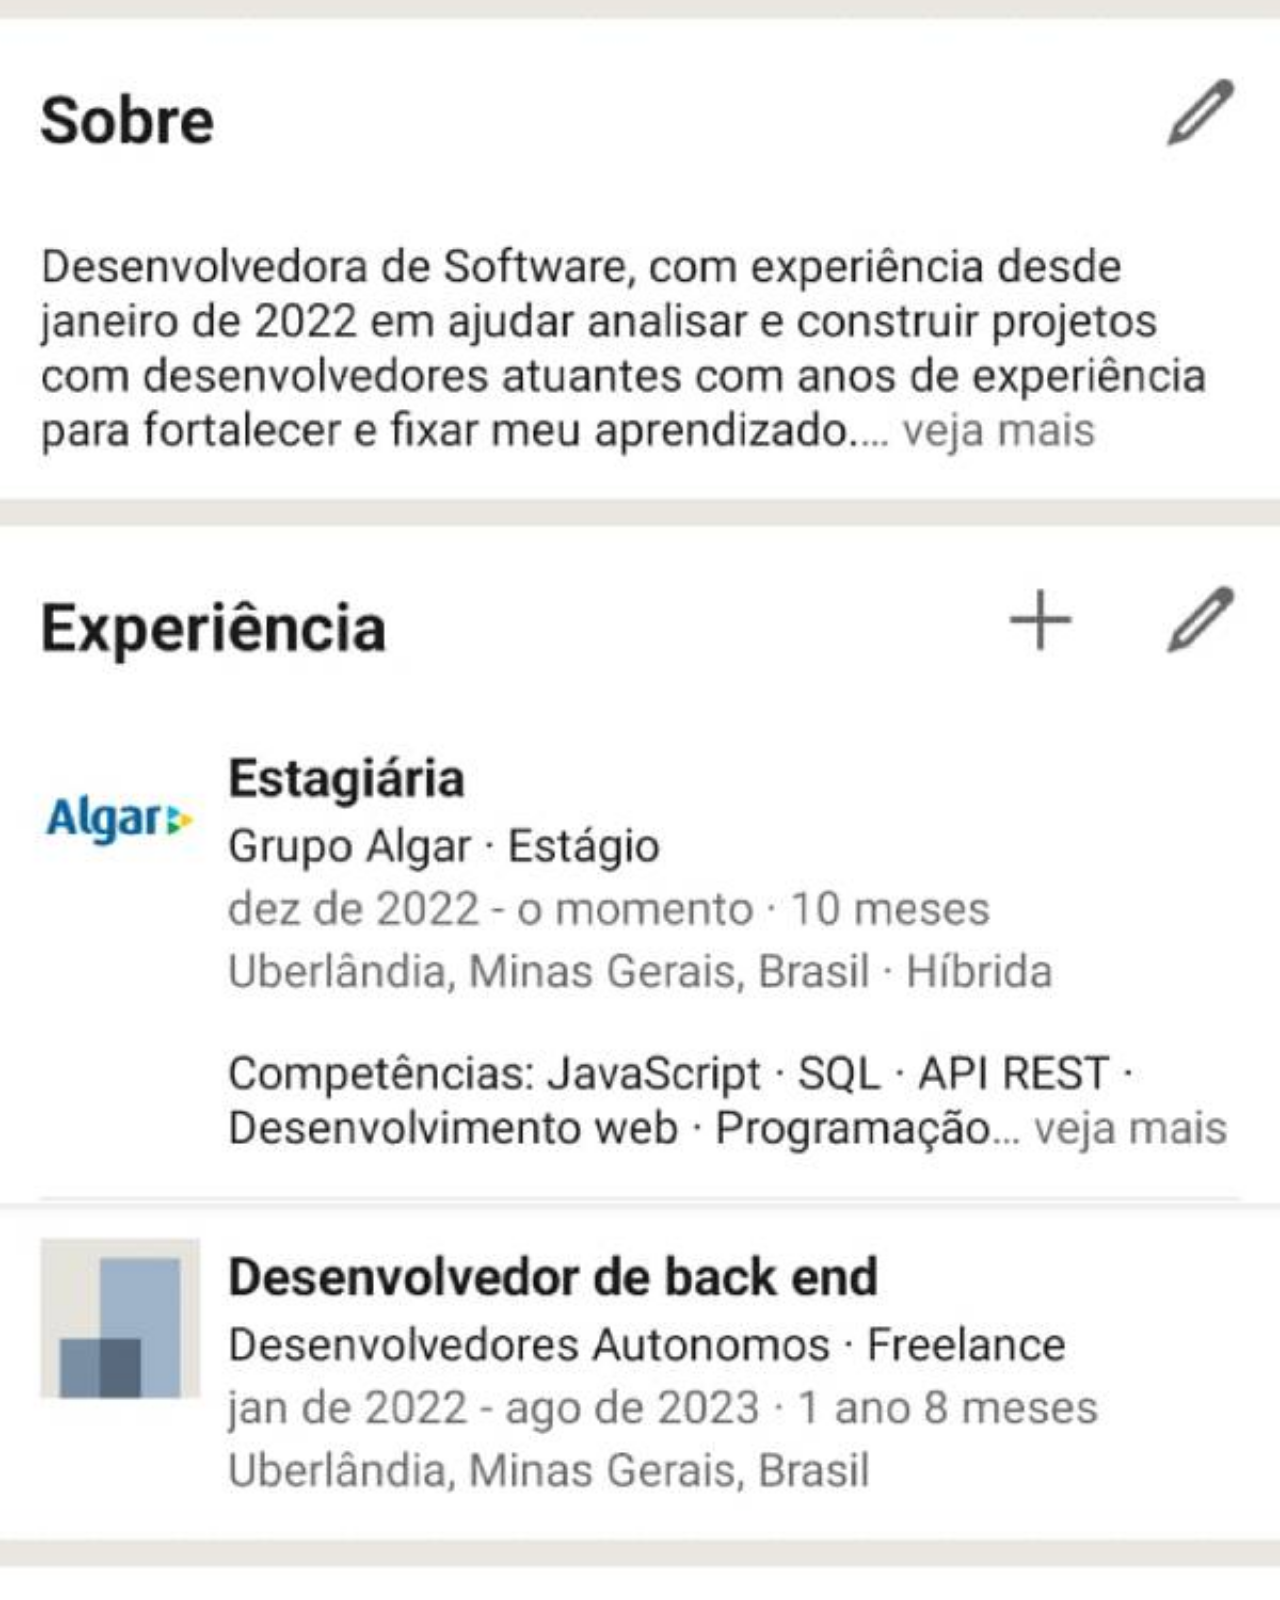
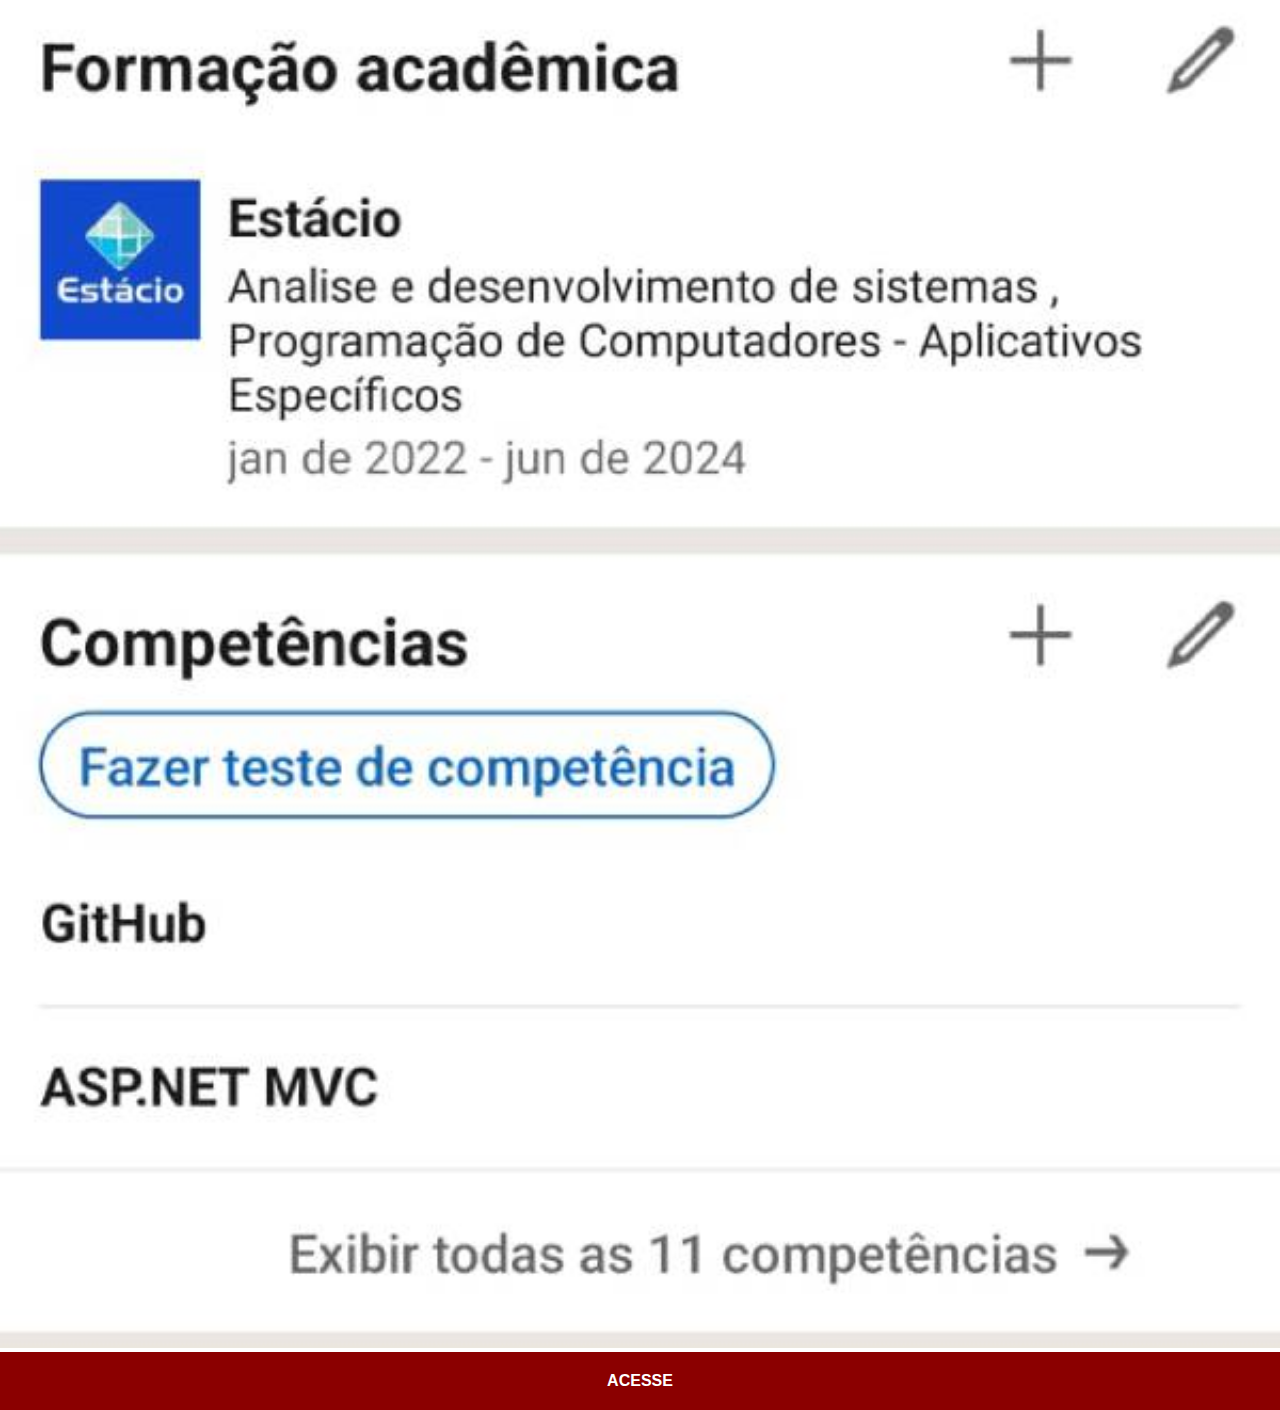
<file: linkedin.html>
<!DOCTYPE html>
<html lang="pt-br">
<head>
    <meta charset="UTF-8">
    <meta name="viewport" content="width=device-width, initial-scale=1.0">
    <title>YouTube</title>
    <link rel="stylesheet" href="estilos/social.css">
</head>
<body>
    <img src="imagens/tela-linkedin.jpg" alt="Github">
    <a href="https://www.linkedin.com/in/ana-cl%C3%A1udia-silva-641b87232" target="_blank">ACESSE</a>
</body>
</html>
</file>
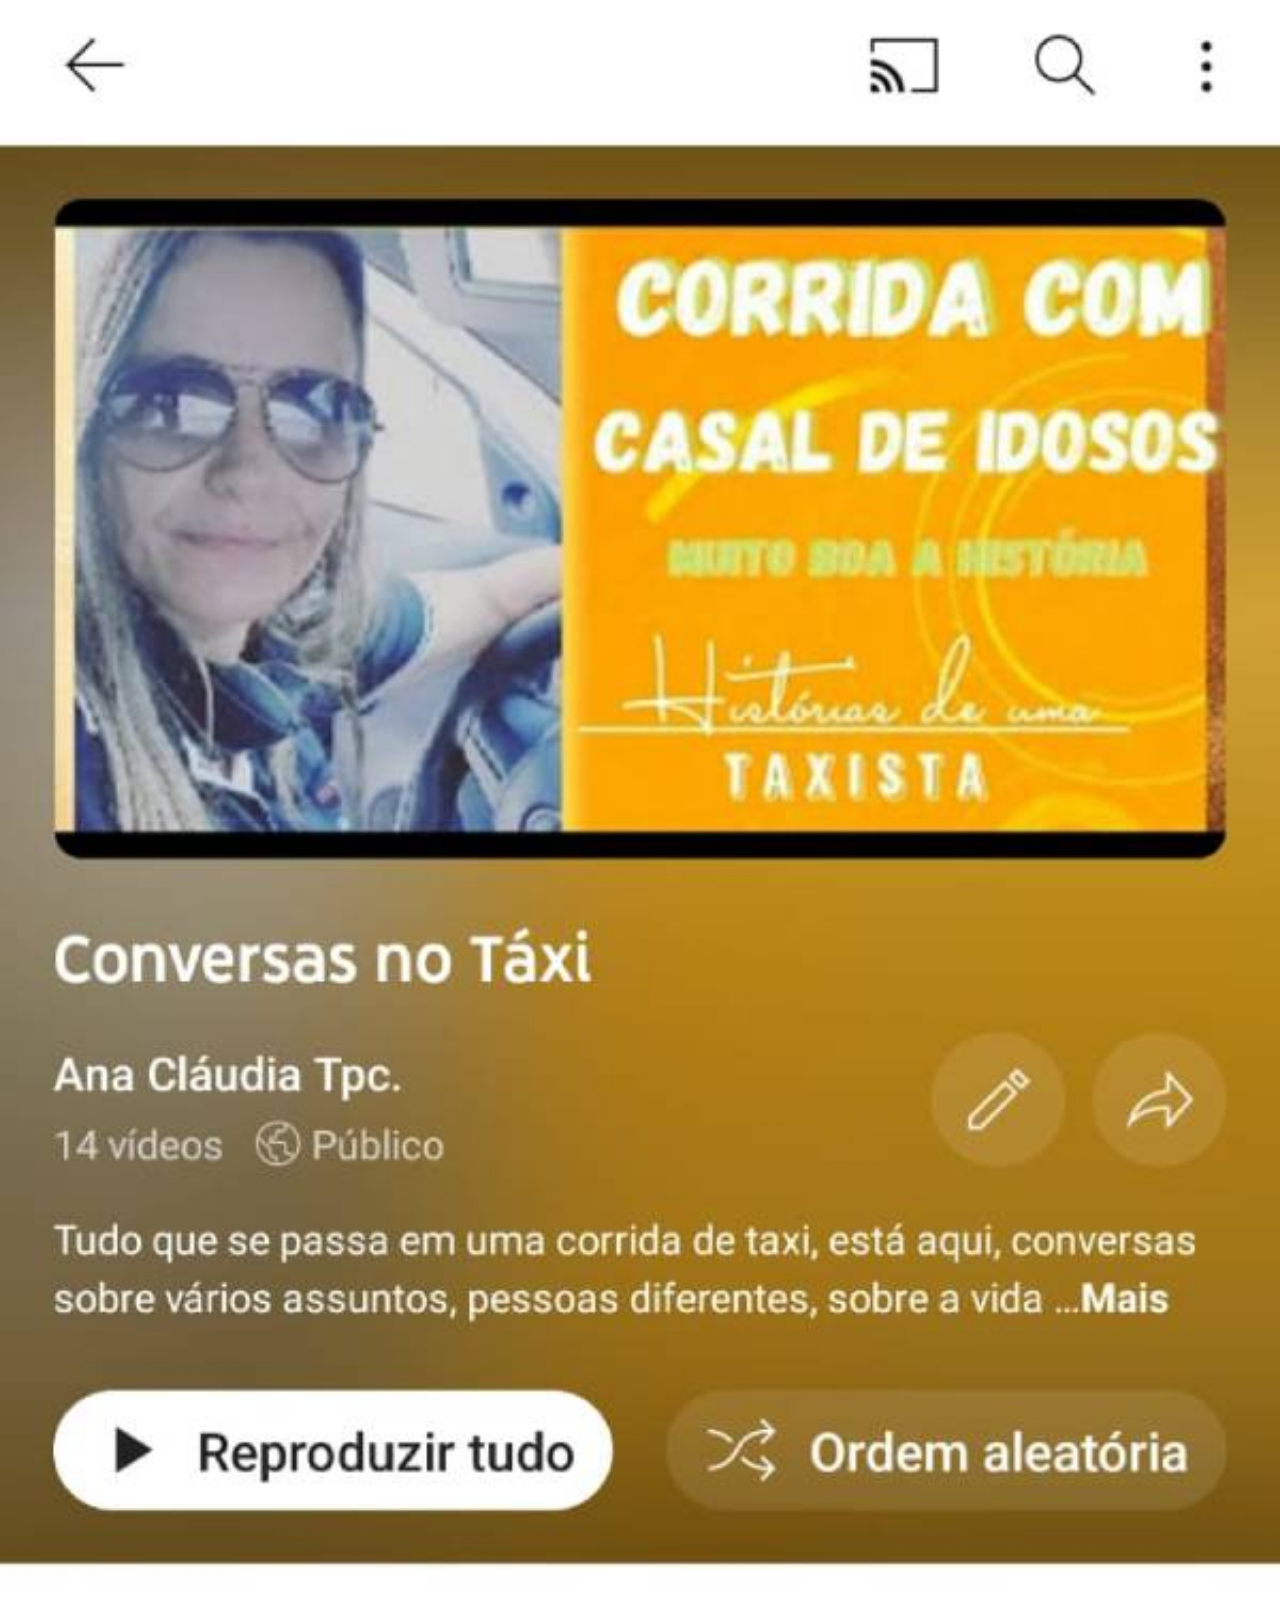
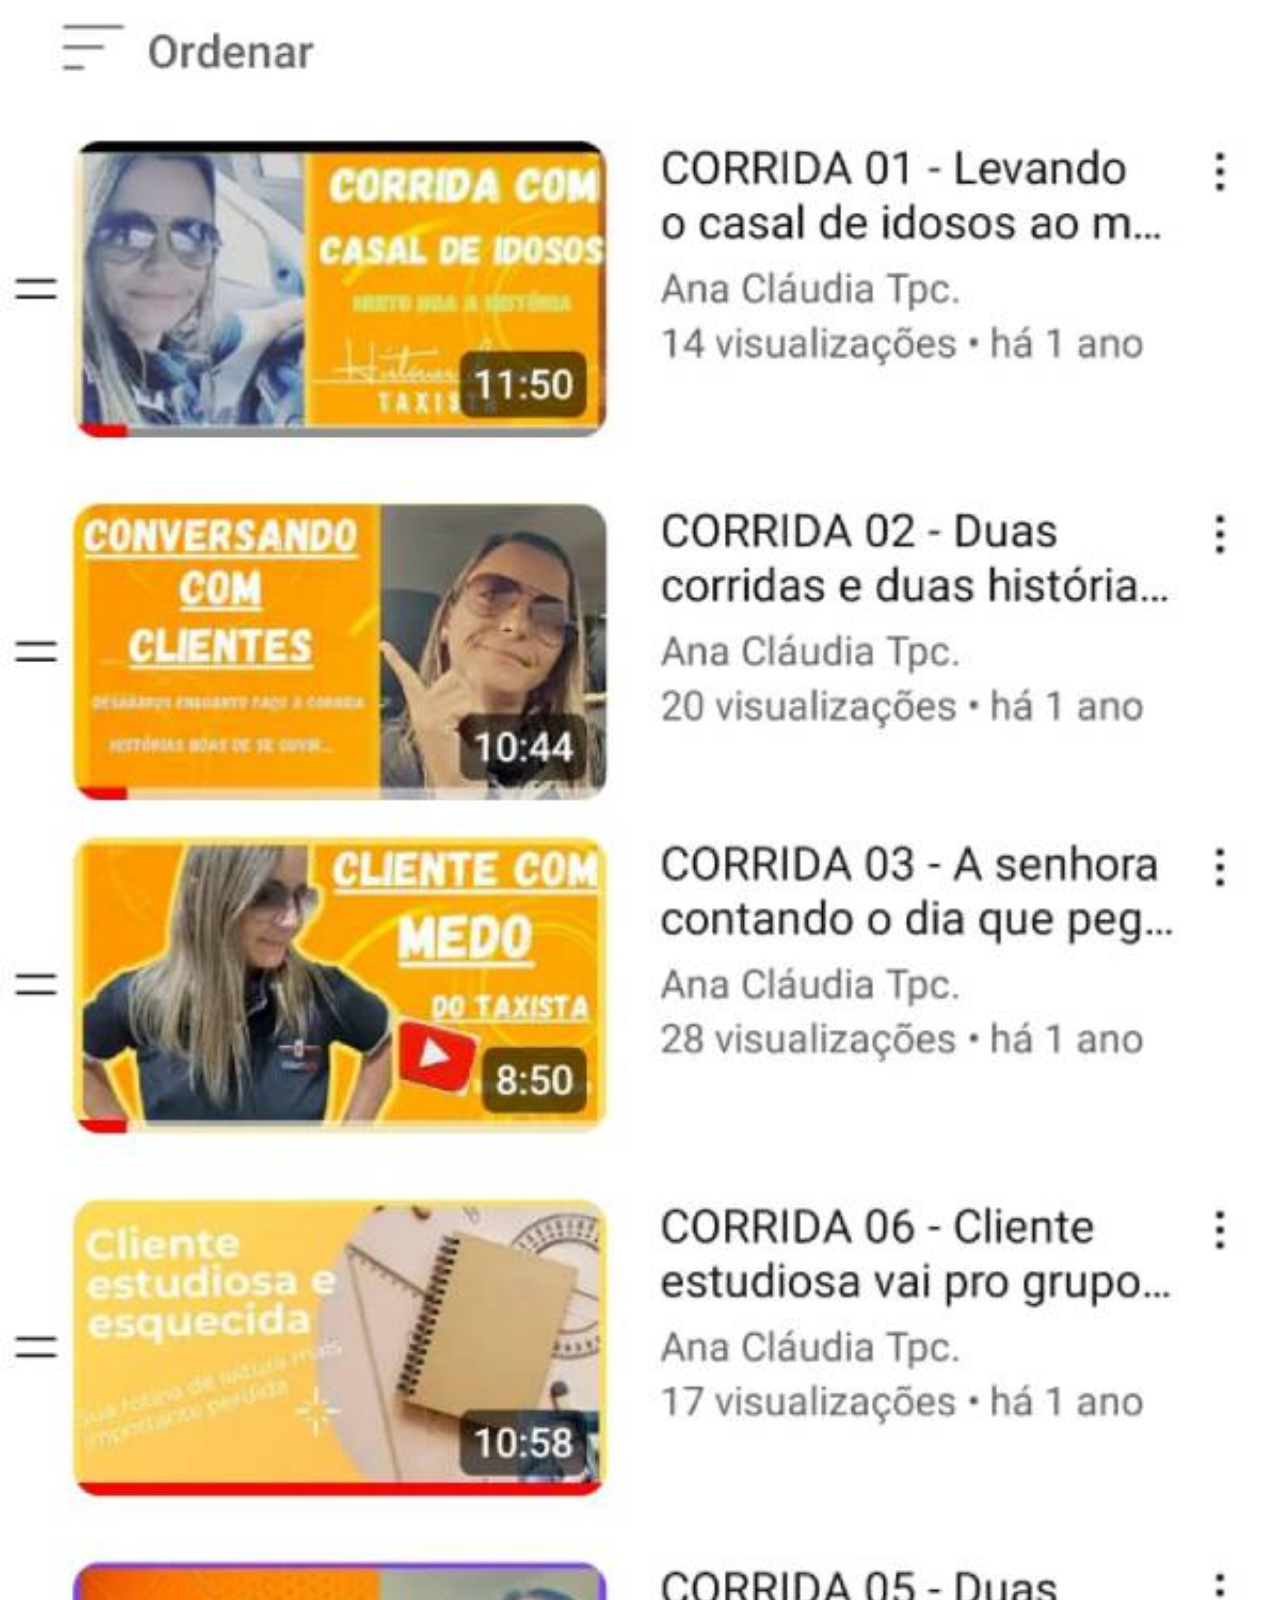
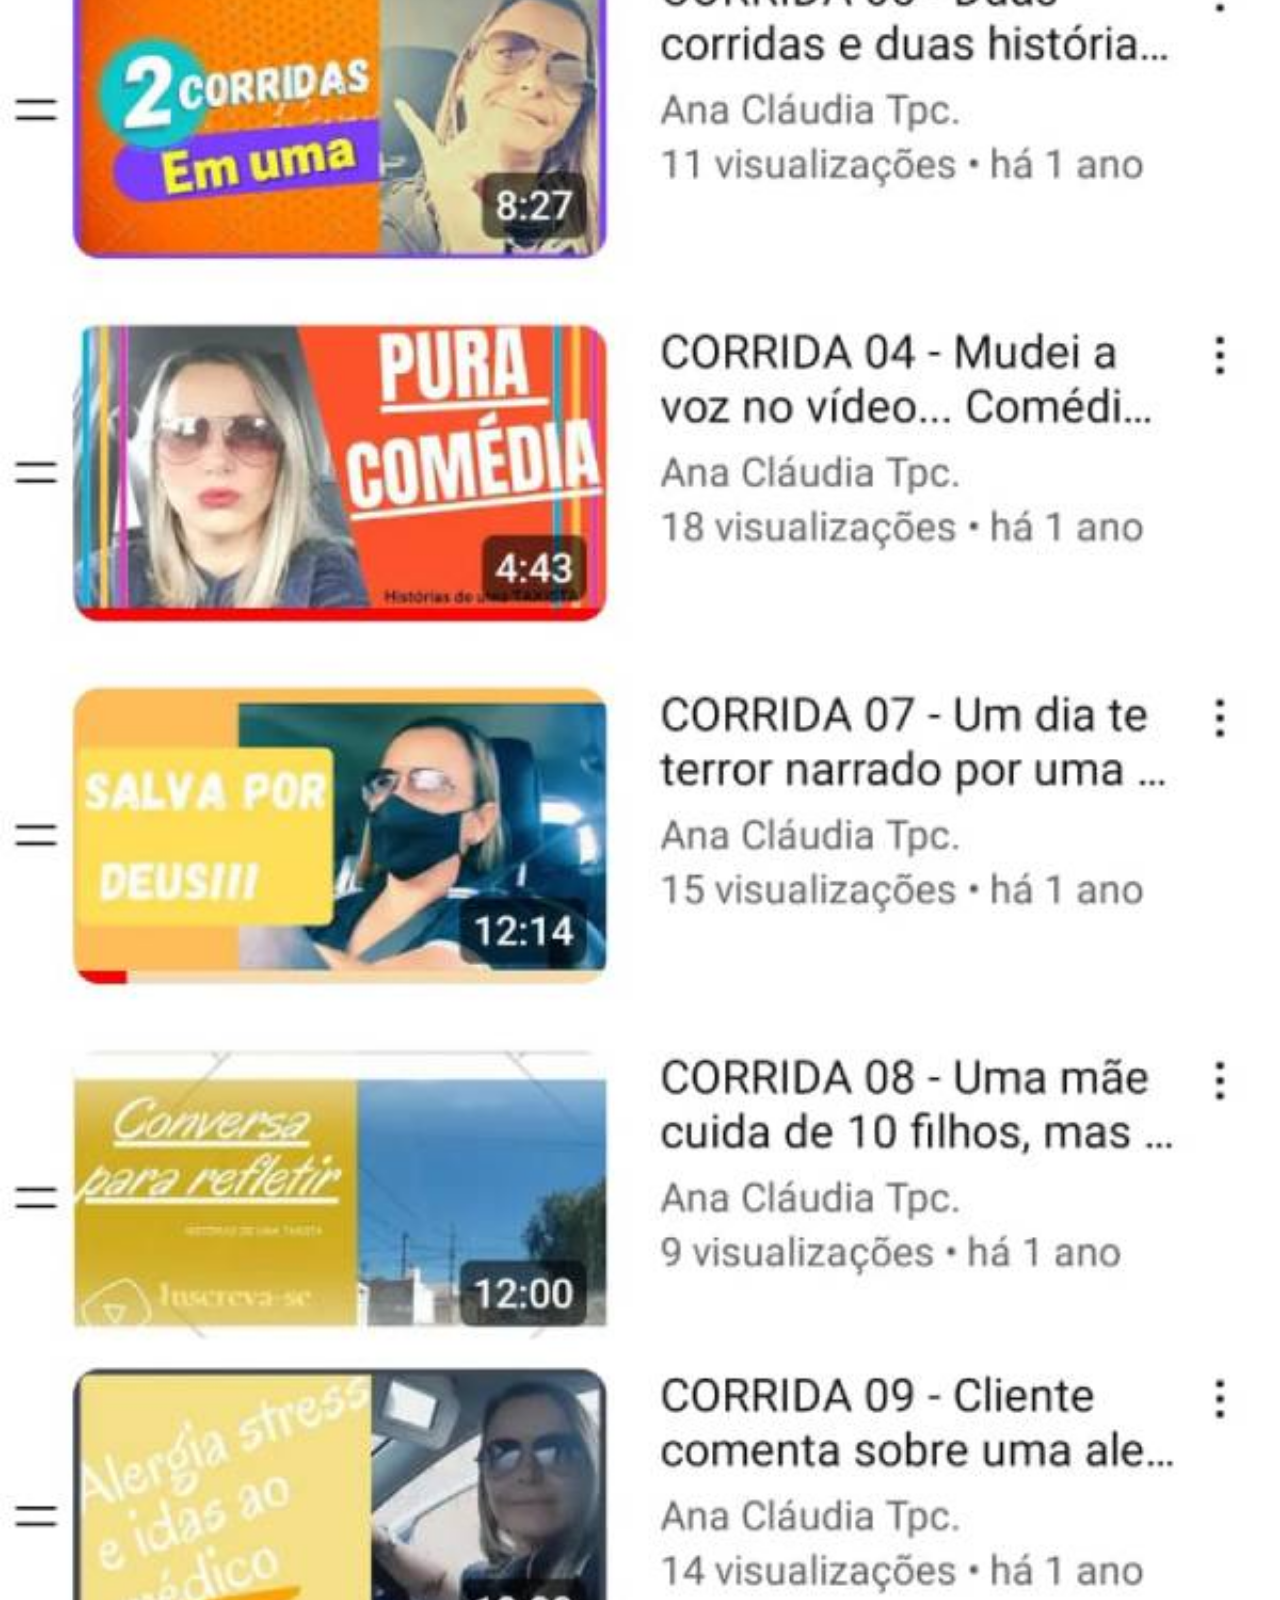
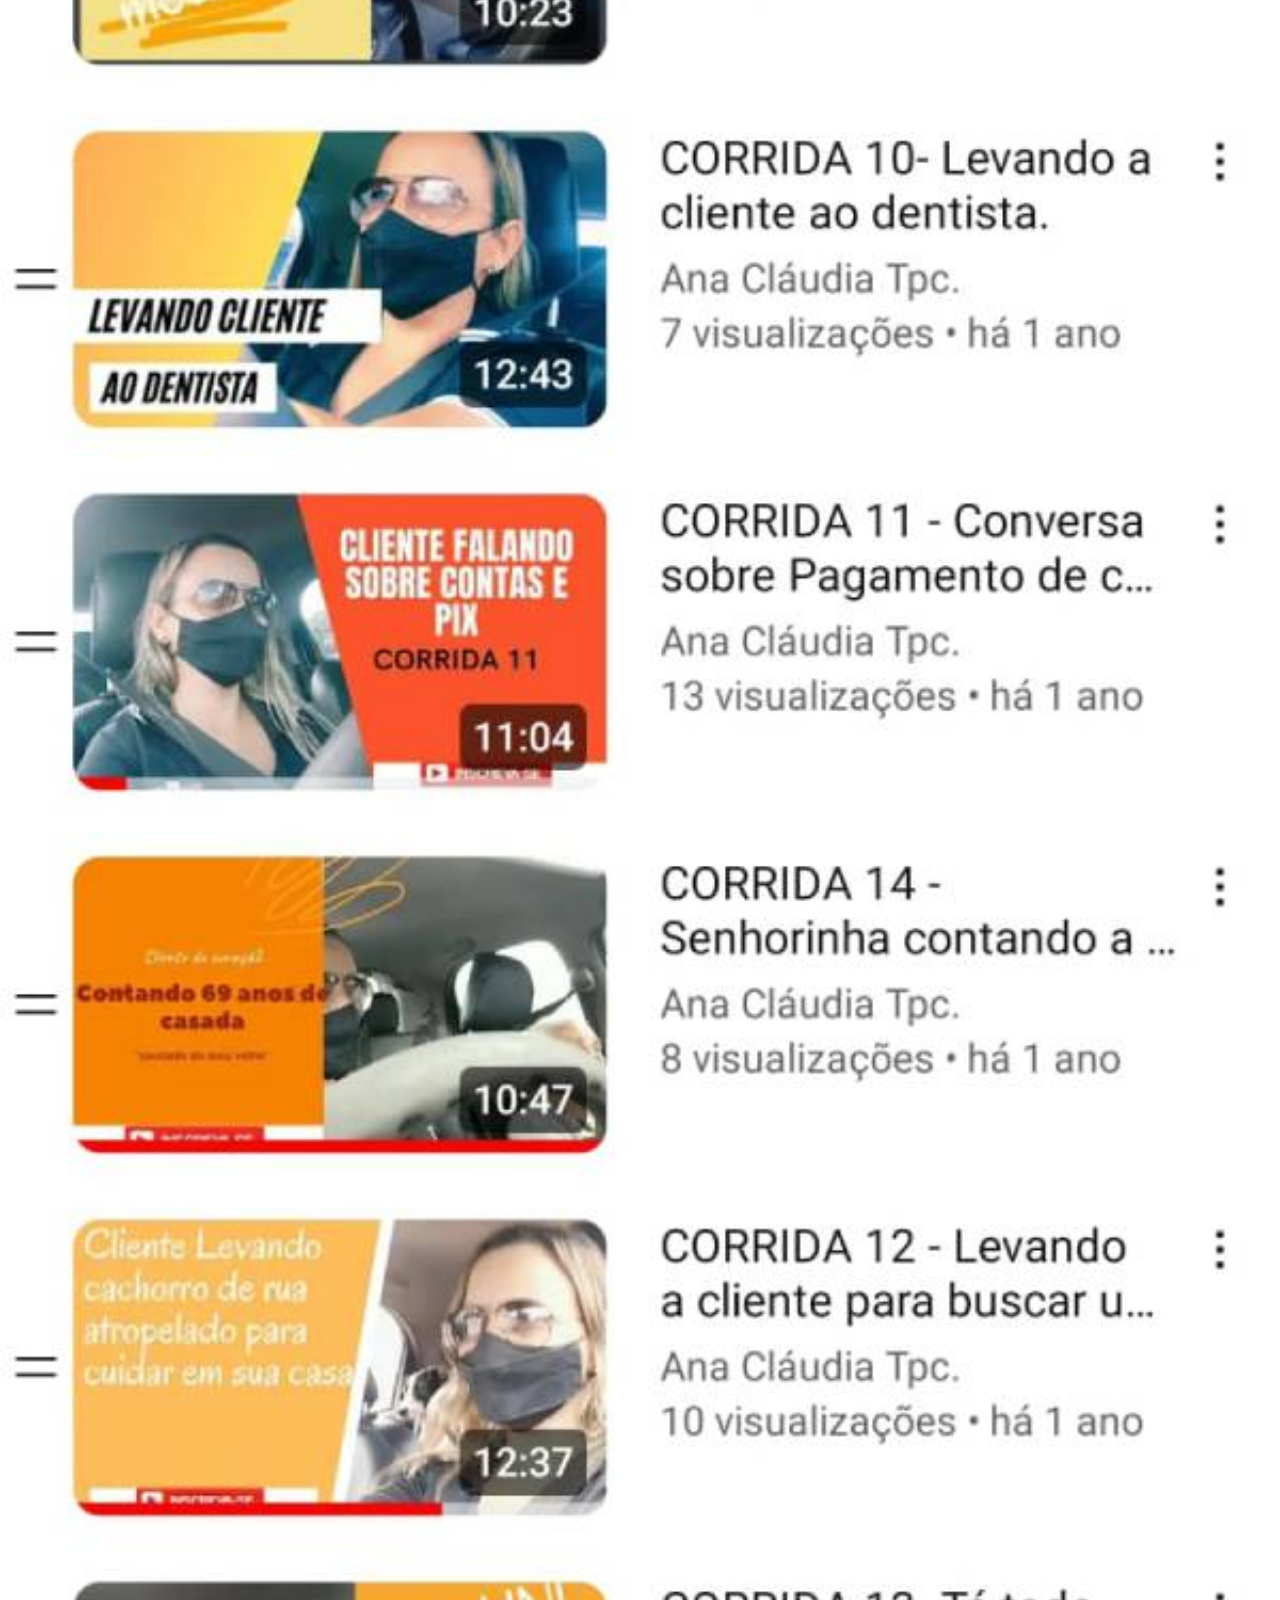
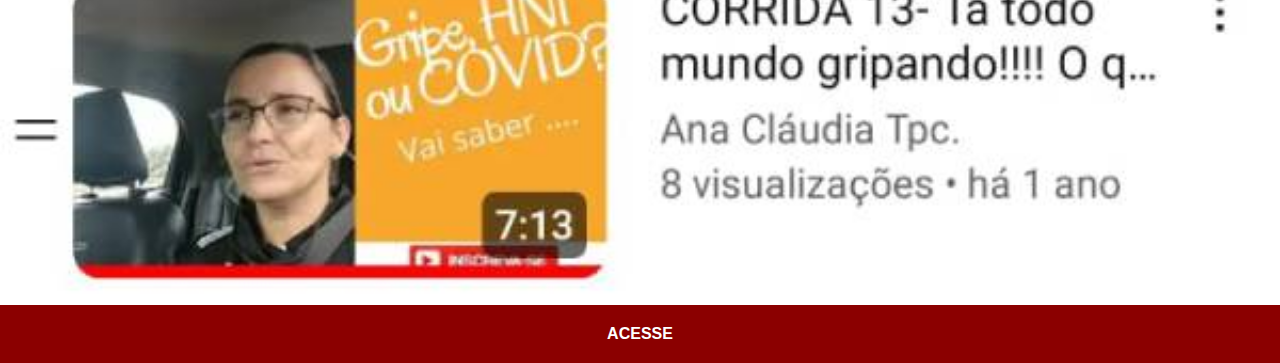
<file: youtube.html>
<!DOCTYPE html>
<html lang="pt-br">
<head>
    <meta charset="UTF-8">
    <meta name="viewport" content="width=device-width, initial-scale=1.0">
    <title>YouTube</title>
    <link rel="stylesheet" href="estilos/social.css">
</head>
<body>
    <img src="imagens/tela-youtube.jpg" alt="Youtube">
    <a href="https://www.youtube.com/@Anatupacity1/playlists" target="_blank">ACESSE</a>
</body>
</html>
</file>
<file: estilos/style.css>
@charset "UTF-8";

* {
    margin: 0px;
    padding: 0px;
    font-family: Arial, Helvetica, sans-serif;
}

html,
body {
    /* colocar altura total da tela */
    height: 100vh;
    /* colocar largura total da tela */
    width: 100vw;
    background-color: black;
}

body {
    /* Colocando a imagem de fundo */
    background: url('../imagens/fundo-madeira.jpg') no-repeat top center;
    /* para a imagem adaptar na tela */
    background-size: cover;
    /* para a imagem ficar fixa */
    background-attachment: fixed;
}

main {
    /*coloca para poder manipular a imagem abaixo */
    position: relative;
    height: 100vh;
}

section#telefone {
    /* com esse position consigo configurar top, left e transform */
    position: absolute;
    /* com esses 3 consigo por a imagem no meio da tela */
    top: 50%;
    left: 50%;
    transform: translate(-50%, -50%);
    /* Aqui é o tamanho que a imagem vai ficar e a imagem */
    height: 627px;
    width: 311px;
    background: url('../imagens/frame-iphone.png') no-repeat;
}
iframe#tela {
    /* colocando a imagem para ficar na tela do celular */
    position: relative;
    top: 80px;
    left: 21px;
    width: 269px;
    height: 471.5px;
}
section#redes-sociais {
    /* colocando as imagens na direita da tela */
    text-align:center;
}
section#redes-sociais img {
    /* diminuindo o tamanho das imagens */
    width: 50px;
    /* dando um espaço entre elas */
    margin: 10px;
    /* colocando a imagem para ficar redonda */
    border-radius: 50%;
    /* colocando uma sombra na imagem */
    box-shadow: 2px 2px 5px rgba(0, 0, 0, 0.600);
    /* fazer com que a borda faça parte da imagem */
    box-sizing: border-box;
}
section#redes-sociais img:hover {
    border: 2px solid rgba(255, 255, 255, 0.500);
    /* fazer com que a imagem mexa  */
    transform: translate(-3px, -3px);
    /* fazer com que a sombra mexa tb */
    box-shadow: 5px 5px 10px rgba(0, 0, 0, 0.600);
    /* fazer com que a sombra mexa suave */
    transition:transform .3s, border 1s;
}
</file>
<file: estilos/social.css>
@charset "UTF-8";

* {
    margin: 0px;
    padding: 0px;
    font-family: Arial, Helvetica, sans-serif;
}
/* esconder a barra de rolagem */
::-webkit-scrollbar {
    width: 0px;
    height: 0px;
}
img {
    /* fazer a imagem ocupar toda a tela */
    width: 100vw;
}
a {
    /* colocar a palavra ACESSE em baixo da imagem */
    display: block;
    /* colocar cor na palavra ACESSE  */
    background-color: darkred;
    /* colocar cor na palavra ACESSE  */
    color: white;
    /* colocar distancia entre a palavra ACESSE */
    padding: 20px;
    /* colocar a palavra ACESSE no meio da pagina */
    text-align: center;
    /* colocar a palavra ACESSE em negrito */
    font-weight: bolder;
    /* tirar o sublinhado da palavra ACESSE /* colocar a palavra ACESSE em baixo da imagem */
    text-decoration: none;
}
a:hover {
    background-color: red;
}
</file>
